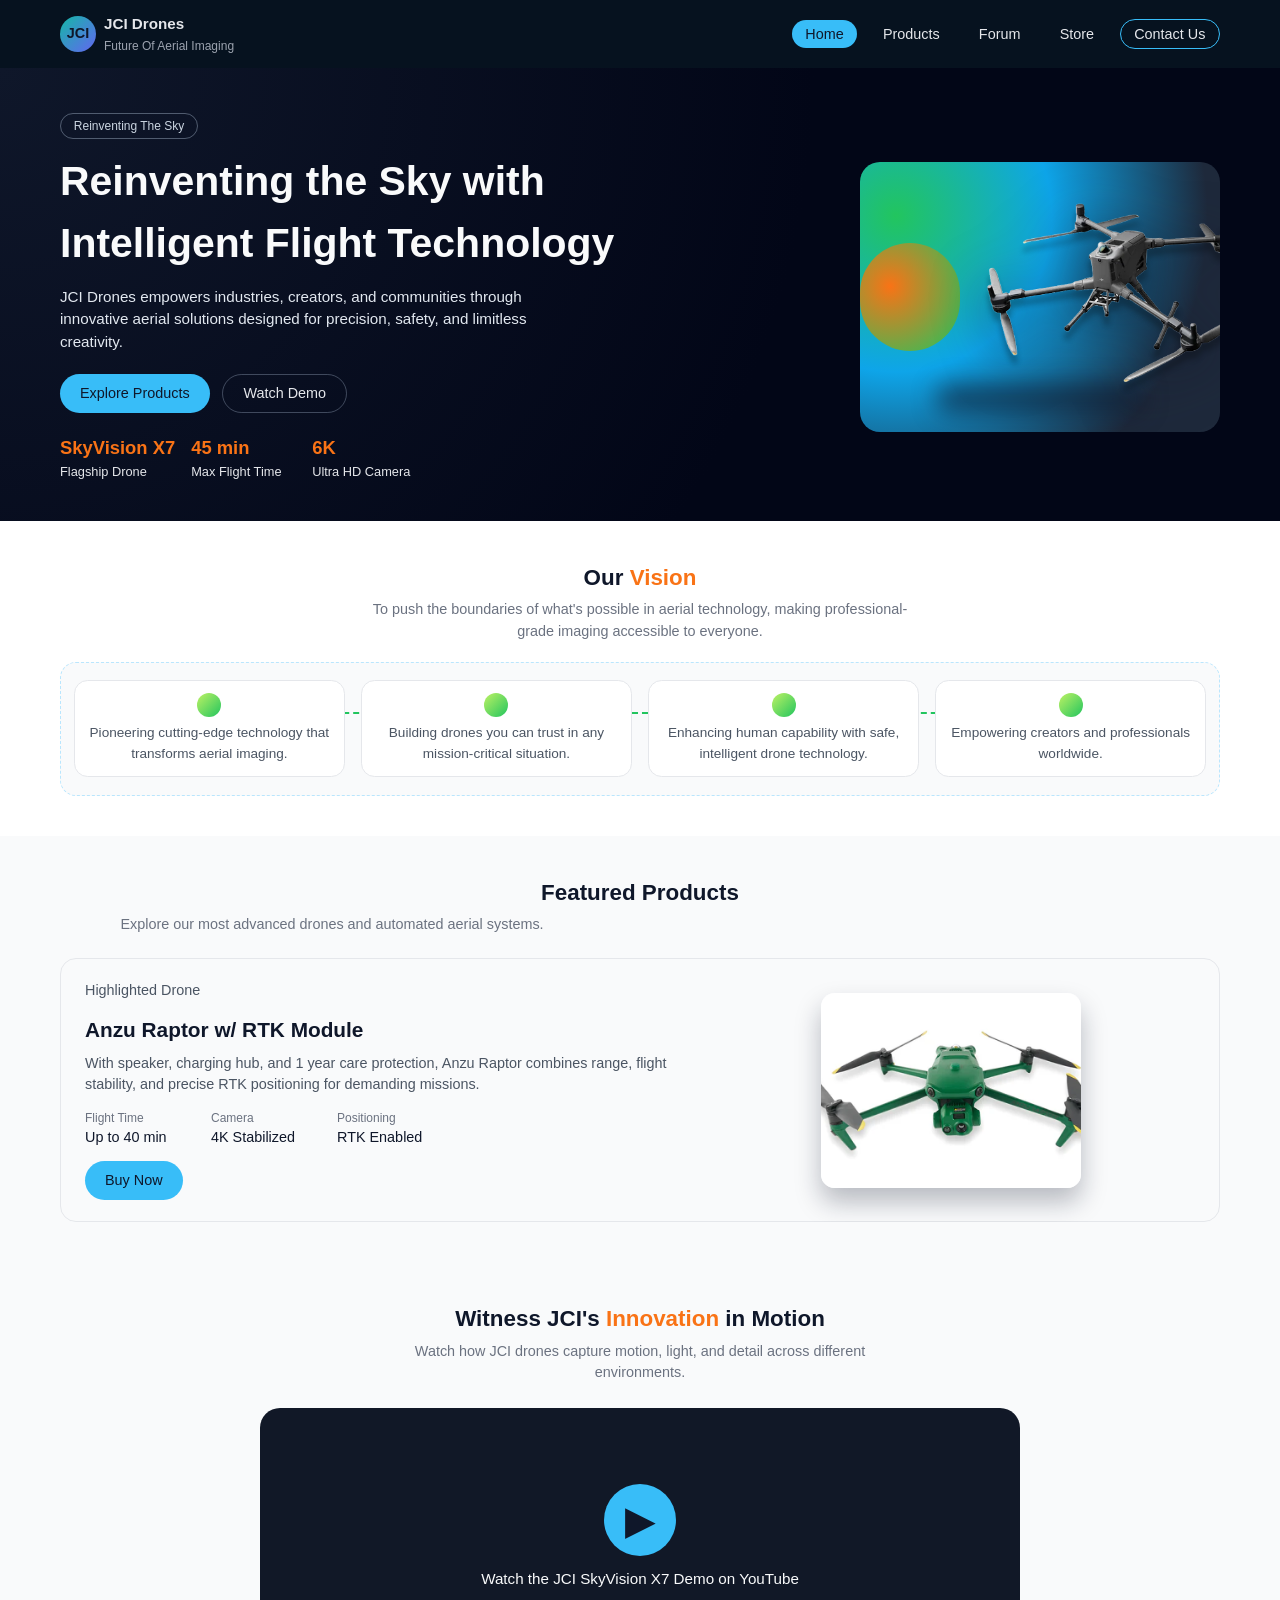
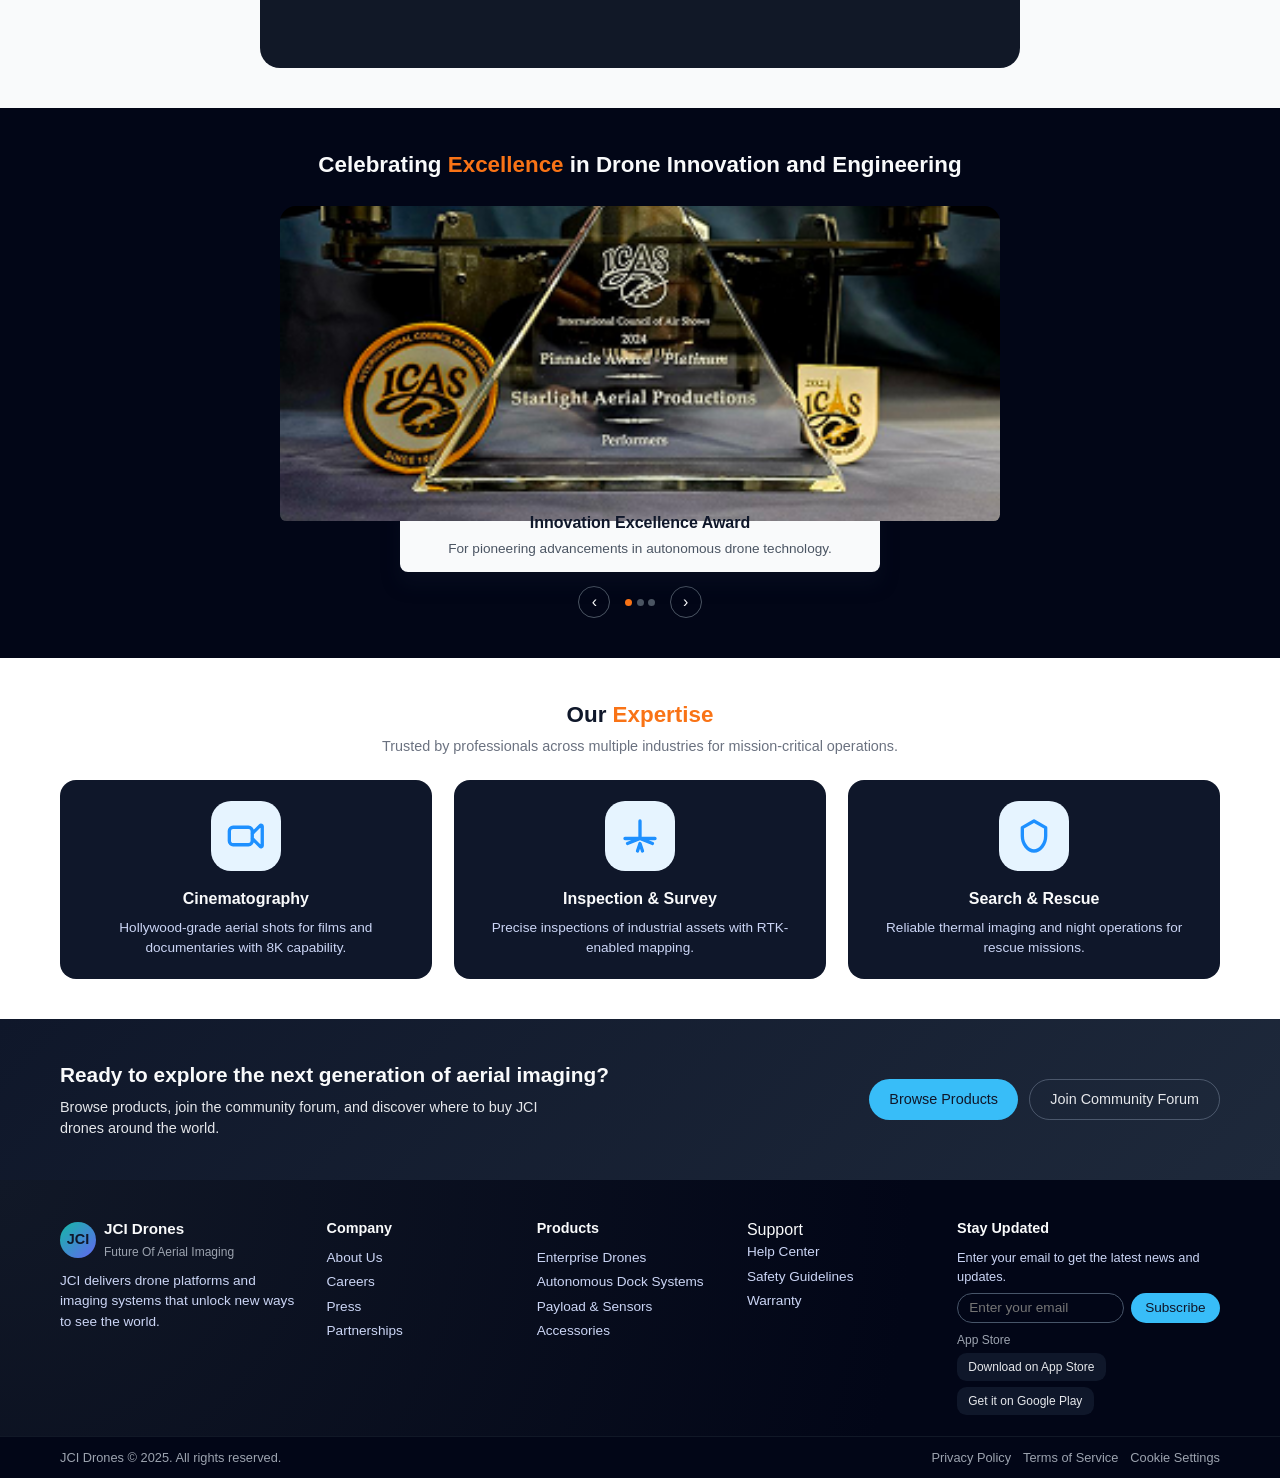
<file: index.html>
<!DOCTYPE html>
<html lang="en">
<head>
	<meta charset="UTF-8">
	<title>JCI Drones | Home</title>
	<meta name="viewport" content="width=device-width, initial-scale=1.0">
	<link rel="stylesheet" href="css/style.css">
	<script defer src="js/script.js"></script>
</head>
<body>

<header class="site-header">
	<div class="container header-inner">
		<div class="logo">
			<div class="logo-mark">JCI</div>
			<div class="logo-text">
				<div class="logo-title">JCI Drones</div>
				<div class="logo-subtitle">Future Of Aerial Imaging</div>
			</div>
		</div>

		<button class="nav-toggle" id="nav-toggle" aria-label="Toggle navigation">
			<span class="nav-toggle-line"></span>
			<span class="nav-toggle-line"></span>
			<span class="nav-toggle-line"></span>
		</button>

		<nav class="site-nav" id="site-nav">
			<ul>
				<li><a href="index.html" class="active">Home</a></li>
				<li><a href="products.html">Products</a></li>
				<li><a href="forum.html">Forum</a></li>
				<li><a href="store.html">Store</a></li>
				<li><a href="contactUs.html" class="nav-cta">Contact Us</a></li>
			</ul>
		</nav>
	</div>
</header>

<main>

<section class="hero hero-dark">
	<div class="container hero-inner hero-inner-split">
		<div class="hero-text hero-text-compact reveal">
			<p class="hero-label">Reinventing The Sky</p>
			<h1>Reinventing the Sky with Intelligent Flight Technology</h1>
			<p class="hero-subtitle">
				JCI Drones empowers industries, creators, and communities through innovative aerial
				solutions designed for precision, safety, and limitless creativity.
			</p>

			<div class="hero-actions">
				<a href="products.html" class="btn-primary">Explore Products</a>
				<button type="button" class="btn-ghost" id="watch-demo-btn">Watch Demo</button>
			</div>

			<div class="hero-stats hero-stats-row">
				<div class="hero-stat-item">
					<div class="hero-stat-number">SkyVision X7</div>
					<div class="hero-stat-label">Flagship Drone</div>
				</div>
				<div class="hero-stat-item">
					<div class="hero-stat-number">45 min</div>
					<div class="hero-stat-label">Max Flight Time</div>
				</div>
				<div class="hero-stat-item">
					<div class="hero-stat-number">6K</div>
					<div class="hero-stat-label">Ultra HD Camera</div>
				</div>
			</div>
		</div>

		<div class="hero-visual hero-visual-large reveal">
			<div class="hero-drone-figure hero-drone-figure-large">
				<div class="hero-drone-shape hero-drone-shape-large"></div>
				<div class="hero-drone-shadow hero-drone-shadow-large"></div>
				<img src="img/hero.png" alt="JCI Drone" class="hero-drone-img">
			</div>
		</div>
	</div>
</section>

<section class="section section-soft">
	<div class="container reveal">
		<h2 class="section-title section-title-center">Our <span class="highlight-word">Vision</span></h2>
		<p class="section-subtitle section-subtitle-center">
			To push the boundaries of what's possible in aerial technology, making professional-grade imaging accessible to everyone.
		</p>

		<div class="vision-path">
			<div class="vision-row">
				<div class="vision-step">
					<div class="vision-icon"></div>
					<p>Pioneering cutting-edge technology that transforms aerial imaging.</p>
				</div>
				<div class="vision-step">
					<div class="vision-icon"></div>
					<p>Building drones you can trust in any mission-critical situation.</p>
				</div>
				<div class="vision-step">
					<div class="vision-icon"></div>
					<p>Enhancing human capability with safe, intelligent drone technology.</p>
				</div>
				<div class="vision-step">
					<div class="vision-icon"></div>
					<p>Empowering creators and professionals worldwide.</p>
				</div>
			</div>
		</div>
	</div>
</section>

<section class="section">
	<div class="container reveal">
		<div class="featured-header">
			<h2 class="section-title">Featured Products</h2>
			<p class="section-subtitle">
				Explore our most advanced drones and automated aerial systems.
			</p>
		</div>

		<div class="featured-card">
			<div class="featured-text">
				<p class="featured-label">Highlighted Drone</p>
				<h3>Anzu Raptor w/ RTK Module</h3>
				<p>
					With speaker, charging hub, and 1 year care protection, Anzu Raptor combines range,
					flight stability, and precise RTK positioning for demanding missions.
				</p>

				<div class="featured-meta">
					<div class="featured-meta-item">
						<div class="featured-meta-label">Flight Time</div>
						<div class="featured-meta-value">Up to 40 min</div>
					</div>
					<div class="featured-meta-item">
						<div class="featured-meta-label">Camera</div>
						<div class="featured-meta-value">4K Stabilized</div>
					</div>
					<div class="featured-meta-item">
						<div class="featured-meta-label">Positioning</div>
						<div class="featured-meta-value">RTK Enabled</div>
					</div>
				</div>

				<a href="store.html" class="btn-primary">Buy Now</a>
			</div>

			<div class="featured-image">
				<img src="img/anzu.png" alt="Anzu Raptor Drone" class="featured-image-photo">
			</div>
		</div>
	</div>
</section>

<section class="section" id="video-section">
	<div class="container reveal">
		<h2 class="section-title section-title-center">
			Witness JCI's <span class="highlight-word">Innovation</span> in Motion
		</h2>

		<p class="section-subtitle section-subtitle-center">
			Watch how JCI drones capture motion, light, and detail across different environments.
		</p>

		<div class="video-frame">
			<div class="demo-video-wrapper">
				<a href="https://www.youtube.com/watch?v=WqjB16brvNE" target="_blank" class="video-thumbnail">
					<span class="video-play-icon">▶</span>
					<span class="video-thumb-text">Watch the JCI SkyVision X7 Demo on YouTube</span>
				</a>
			</div>
		</div>
	</div>
</section>

<section class="section section-dark-strip">
	<div class="container reveal">
		<h2 class="section-title section-title-center section-title-light">
			Celebrating <span class="highlight-word">Excellence</span> in Drone Innovation and Engineering
		</h2>

		<div class="award-carousel">

			<div class="award-slide award-slide-active" data-index="0">
				<div class="award-image-placeholder">
					<img src="img/award1.png" alt="Innovation Excellence Award" class="award-image-photo">
				</div>
				<div class="award-ribbon">
					<div class="award-title-main">Innovation Excellence Award</div>
					<div class="award-desc-main">
						For pioneering advancements in autonomous drone technology.
					</div>
				</div>
			</div>

			<div class="award-slide" data-index="1">
				<div class="award-image-placeholder">
					<img src="img/award2.png" alt="Best UAV Engineering Award" class="award-image-photo">
				</div>
				<div class="award-ribbon">
					<div class="award-title-main">Best UAV Engineering Award</div>
					<div class="award-desc-main">
						Recognized for outstanding drone design and engineering quality.
					</div>
				</div>
			</div>

			<div class="award-slide" data-index="2">
				<div class="award-image-placeholder">
					<img src="img/award3.png" alt="Aerial Imaging Excellence Award" class="award-image-photo">
				</div>
				<div class="award-ribbon">
					<div class="award-title-main">Aerial Imaging Excellence</div>
					<div class="award-desc-main">
						Awarded for breakthroughs in high-precision aerial imaging.
					</div>
				</div>
			</div>

		</div>

		<div class="award-controls">
			<button class="award-nav award-prev" type="button">‹</button>
			<div class="award-dots">
				<button class="award-dot award-dot-active" type="button" data-index="0"></button>
				<button class="award-dot" type="button" data-index="1"></button>
				<button class="award-dot" type="button" data-index="2"></button>
			</div>
			<button class="award-nav award-next" type="button">›</button>
		</div>
	</div>
</section>

<section class="section section-soft">
	<div class="container reveal">
		<h2 class="section-title section-title-center">Our <span class="highlight-word">Expertise</span></h2>
		<p class="section-subtitle section-subtitle-center">
			Trusted by professionals across multiple industries for mission-critical operations.
		</p>

		<div class="expertise-row">

			<div class="expertise-card">
				<div class="expertise-icon">
					<img src="img/icons/cinema.svg" alt="Cinematography Icon">
				</div>
				<div class="expertise-title">Cinematography</div>
				<div class="expertise-text">
					Hollywood-grade aerial shots for films and documentaries with 8K capability.
				</div>
			</div>

			<div class="expertise-card">
				<div class="expertise-icon">
					<img src="img/icons/inspection.svg" alt="Inspection Icon">
				</div>
				<div class="expertise-title">Inspection & Survey</div>
				<div class="expertise-text">
					Precise inspections of industrial assets with RTK-enabled mapping.
				</div>
			</div>

			<div class="expertise-card">
				<div class="expertise-icon">
					<img src="img/icons/search.svg" alt="Search and Rescue Icon">
				</div>
				<div class="expertise-title">Search & Rescue</div>
				<div class="expertise-text">
					Reliable thermal imaging and night operations for rescue missions.
				</div>
			</div>

		</div>
	</div>
</section>

<section class="section section-cta">
	<div class="container cta-inner reveal">
		<div class="cta-text">
			<h2>Ready to explore the next generation of aerial imaging?</h2>
			<p>
				Browse products, join the community forum, and discover where to buy JCI drones around the world.
			</p>
		</div>

		<div class="cta-actions">
			<a href="products.html" class="btn-primary">Browse Products</a>
			<a href="forum.html" class="btn-ghost">Join Community Forum</a>
		</div>
	</div>
</section>

</main>

<footer class="site-footer">
	<div class="footer-top">
		<div class="container footer-grid">

			<div class="footer-brand-block">
				<div class="logo footer-logo">
					<div class="logo-mark">JCI</div>
					<div class="logo-text">
						<div class="logo-title footer-logo-title">JCI Drones</div>
						<div class="logo-subtitle footer-logo-subtitle">Future Of Aerial Imaging</div>
					</div>
				</div>
				<p class="footer-desc">
					JCI delivers drone platforms and imaging systems that unlock new ways to see the world.
				</p>
			</div>

			<div class="footer-column">
				<div class="footer-title">Company</div>
				<ul class="footer-list">
					<li>About Us</li>
					<li>Careers</li>
					<li>Press</li>
					<li>Partnerships</li>
				</ul>
			</div>

			<div class="footer-column">
				<div class="footer-title">Products</div>
				<ul class="footer-list">
					<li>Enterprise Drones</li>
					<li>Autonomous Dock Systems</li>
					<li>Payload & Sensors</li>
					<li>Accessories</li>
				</ul>
			</div>

			<div class="footer-column">
				<div the="footer-title">Support</div>
				<ul class="footer-list">
					<li>Help Center</li>
					<li>Safety Guidelines</li>
					<li>Warranty</li>
				</ul>
			</div>

			<div class="footer-column footer-newsletter">
				<div class="footer-title">Stay Updated</div>
				<p class="footer-news-text">Enter your email to get the latest news and updates.</p>

				<form class="footer-form">
					<input type="email" class="footer-input" placeholder="Enter your email">
					<button type="button" class="footer-button">Subscribe</button>
				</form>

				<div class="footer-store-row">
					<div class="footer-store-label">App Store</div>
					<div class="footer-store-badges">
						<div class="store-badge">Download on App Store</div>
						<div class="store-badge">Get it on Google Play</div>
					</div>
				</div>

			</div>

		</div>
	</div>

	<div class="footer-bottom">
		<div class="container footer-bottom-inner">
			<div class="footer-bottom-text">JCI Drones © 2025. All rights reserved.</div>
			<div class="footer-bottom-links">
				<span>Privacy Policy</span>
				<span>Terms of Service</span>
				<span>Cookie Settings</span>
			</div>
		</div>
	</div>
</footer>

</body>
</html>
</file>
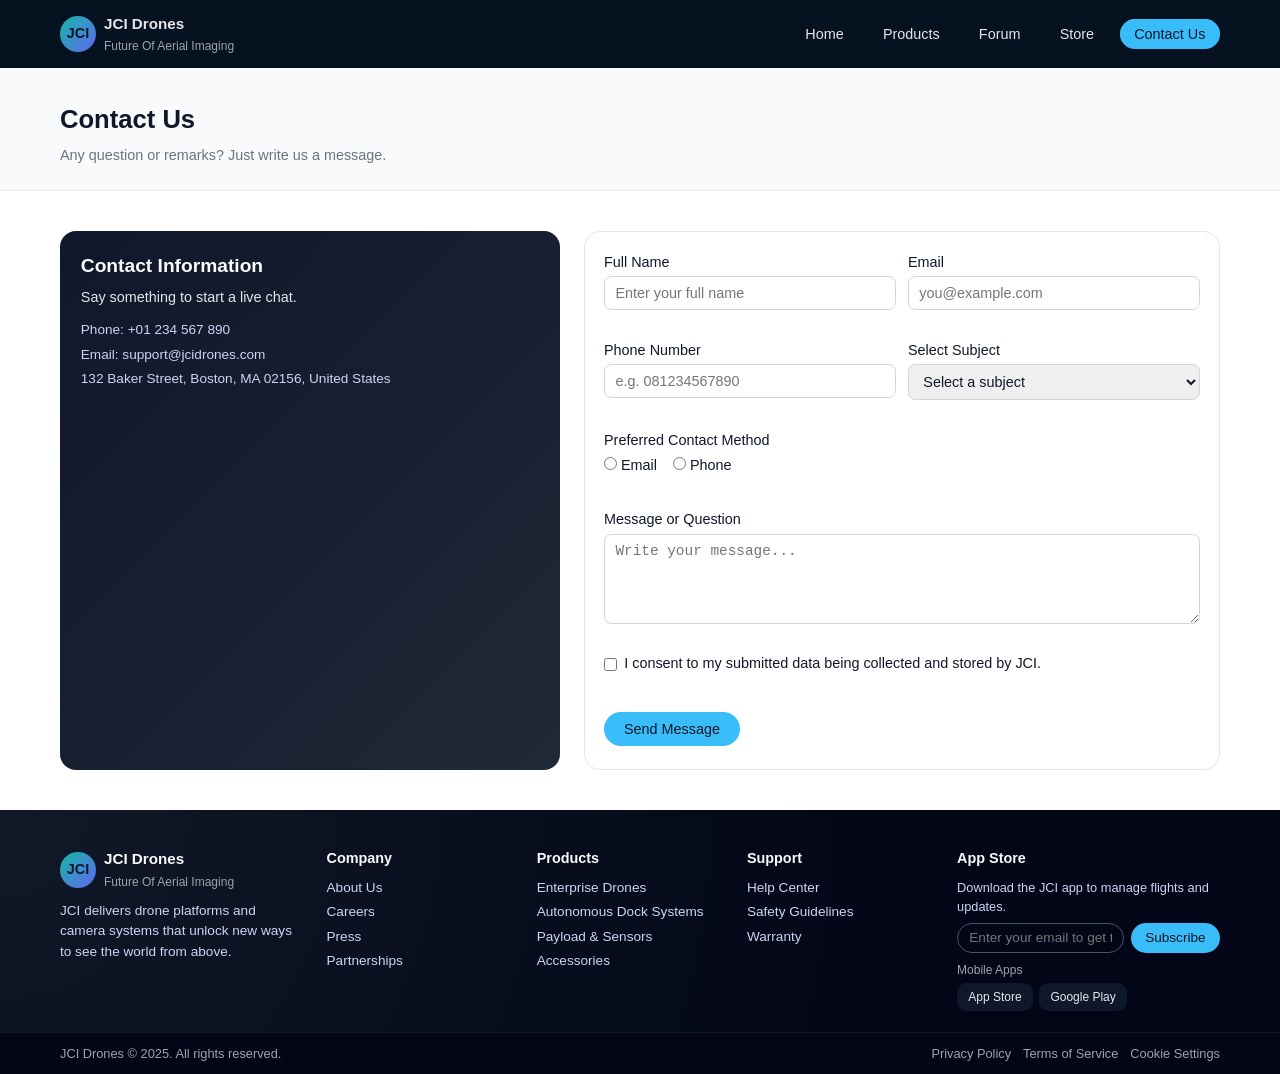
<file: contactUs.html>
<!DOCTYPE html>
<html lang="en">
<head>
	<meta charset="UTF-8">
	<title>JCI Drones | Contact Us</title>
	<meta name="viewport" content="width=device-width, initial-scale=1.0">
	<link rel="stylesheet" href="css/style.css">
	<script defer src="js/script.js"></script>
</head>
<body>

	<header class="site-header">
		<div class="container header-inner">
			<div class="logo">
				<div class="logo-mark">JCI</div>
				<div class="logo-text">
					<div class="logo-title">JCI Drones</div>
					<div class="logo-subtitle">Future Of Aerial Imaging</div>
				</div>
			</div>
			<button class="nav-toggle" id="nav-toggle" aria-label="Toggle navigation">
				<span class="nav-toggle-line"></span>
				<span class="nav-toggle-line"></span>
				<span class="nav-toggle-line"></span>
			</button>
			<nav class="site-nav" id="site-nav">
				<ul>
					<li><a href="index.html">Home</a></li>
					<li><a href="products.html">Products</a></li>
					<li><a href="forum.html">Forum</a></li>
					<li><a href="store.html">Store</a></li>
					<li><a href="contactUs.html" class="nav-cta active">Contact Us</a></li>
				</ul>
			</nav>
		</div>
	</header>

	<main>

		<section class="page-hero">
			<div class="container page-hero-inner">
				<h1>Contact Us</h1>
				<p>Any question or remarks? Just write us a message.</p>
			</div>
		</section>

		<section class="section section-soft">
			<div class="container contact-layout">

				<section class="contact-info-panel reveal">
					<h2 class="contact-info-title">Contact Information</h2>
  					<p class="contact-info-text">Say something to start a live chat.</p>
					<ul class="contact-list">
						<li>Phone: +01 234 567 890</li>
						<li>Email: support@jcidrones.com</li>
						<li>132 Baker Street, Boston, MA 02156, United States</li>
					</ul>
				</section>

				<section class="contact-form-wrapper reveal">
					<form id="contact-form" class="contact-form">
						<div class="form-grid">
							<div class="form-row">
								<label for="name-input">Full Name</label>
								<input type="text" id="name-input" name="name" placeholder="Enter your full name">
								<span id="name-error" class="error-text"></span>
							</div>
							<div class="form-row">
								<label for="email-input">Email</label>
								<input type="email" id="email-input" name="email" placeholder="you@example.com">
								<span id="email-error" class="error-text"></span>
							</div>
						</div>

						<div class="form-grid">
							<div class="form-row">
								<label for="phone-input">Phone Number</label>
								<input type="tel" id="phone-input" name="phone" placeholder="e.g. 081234567890">
								<span id="phone-error" class="error-text"></span>
							</div>
							<div class="form-row">
								<label for="topic-select">Select Subject</label>
								<select id="topic-select" name="topic">
									<option value="">Select a subject</option>
									<option value="general">General Inquiry</option>
									<option value="support">Product Support</option>
									<option value="sales">Sales &amp; Pricing</option>
									<option value="warranty">Warranty &amp; Repairs</option>
								</select>
								<span id="topic-error" class="error-text"></span>
							</div>
						</div>

						<div class="form-row">
							<div class="form-label">Preferred Contact Method</div>
							<div class="radio-group">
								<label>
									<input type="radio" name="contactMethod" value="email"> Email
								</label>
								<label>
									<input type="radio" name="contactMethod" value="phone"> Phone
								</label>
							</div>
							<span id="contact-method-error" class="error-text"></span>
						</div>

						<div class="form-row">
							<label for="message-input">Message or Question</label>
							<textarea id="message-input" name="message" rows="4" placeholder="Write your message..."></textarea>
							<span id="message-error" class="error-text"></span>
						</div>

						<div class="form-row">
							<label class="checkbox-label">
								<input type="checkbox" id="terms-input" name="terms">
								I consent to my submitted data being collected and stored by JCI.
							</label>
							<span id="terms-error" class="error-text"></span>
						</div>

						<button type="submit" class="btn-primary contact-submit-btn">Send Message</button>
						<p id="form-success" class="form-success-text"></p>
					</form>
				</section>

			</div>
		</section>

	</main>

	<footer class="site-footer">
		<div class="footer-top">
			<div class="container footer-grid">
				<div class="footer-brand-block">
					<div class="logo footer-logo">
						<div class="logo-mark">JCI</div>
						<div class="logo-text">
							<div class="logo-title footer-logo-title">JCI Drones</div>
							<div class="logo-subtitle footer-logo-subtitle">Future Of Aerial Imaging</div>
						</div>
					</div>
					<p class="footer-desc">
						JCI delivers drone platforms and camera systems that unlock new ways to see the world from above.
					</p>
				</div>
				<div class="footer-column">
					<div class="footer-title">Company</div>
					<ul class="footer-list">
						<li>About Us</li>
						<li>Careers</li>
						<li>Press</li>
						<li>Partnerships</li>
					</ul>
				</div>
				<div class="footer-column">
					<div class="footer-title">Products</div>
					<ul class="footer-list">
						<li>Enterprise Drones</li>
						<li>Autonomous Dock Systems</li>
						<li>Payload & Sensors</li>
						<li>Accessories</li>
					</ul>
				</div>
				<div class="footer-column">
					<div class="footer-title">Support</div>
					<ul class="footer-list">
						<li>Help Center</li>
						<li>Safety Guidelines</li>
						<li>Warranty</li>
					</ul>
				</div>
				<div class="footer-column footer-newsletter">
					<div class="footer-title">App Store</div>
					<p class="footer-news-text">Download the JCI app to manage flights and updates.</p>
					<form class="footer-form">
						<input type="email" class="footer-input" placeholder="Enter your email to get the latest news...">
						<button type="button" class="footer-button">Subscribe</button>
					</form>
					<div class="footer-store-row">
						<div class="footer-store-label">Mobile Apps</div>
						<div class="footer-store-badges">
							<div class="store-badge">App Store</div>
							<div class="store-badge">Google Play</div>
						</div>
					</div>
				</div>
			</div>
		</div>
		<div class="footer-bottom">
			<div class="container footer-bottom-inner">
				<div class="footer-bottom-text">JCI Drones © 2025. All rights reserved.</div>
				<div class="footer-bottom-links">
					<span>Privacy Policy</span>
					<span>Terms of Service</span>
					<span>Cookie Settings</span>
				</div>
			</div>
		</div>
	</footer>

</body>
</html>
</file>
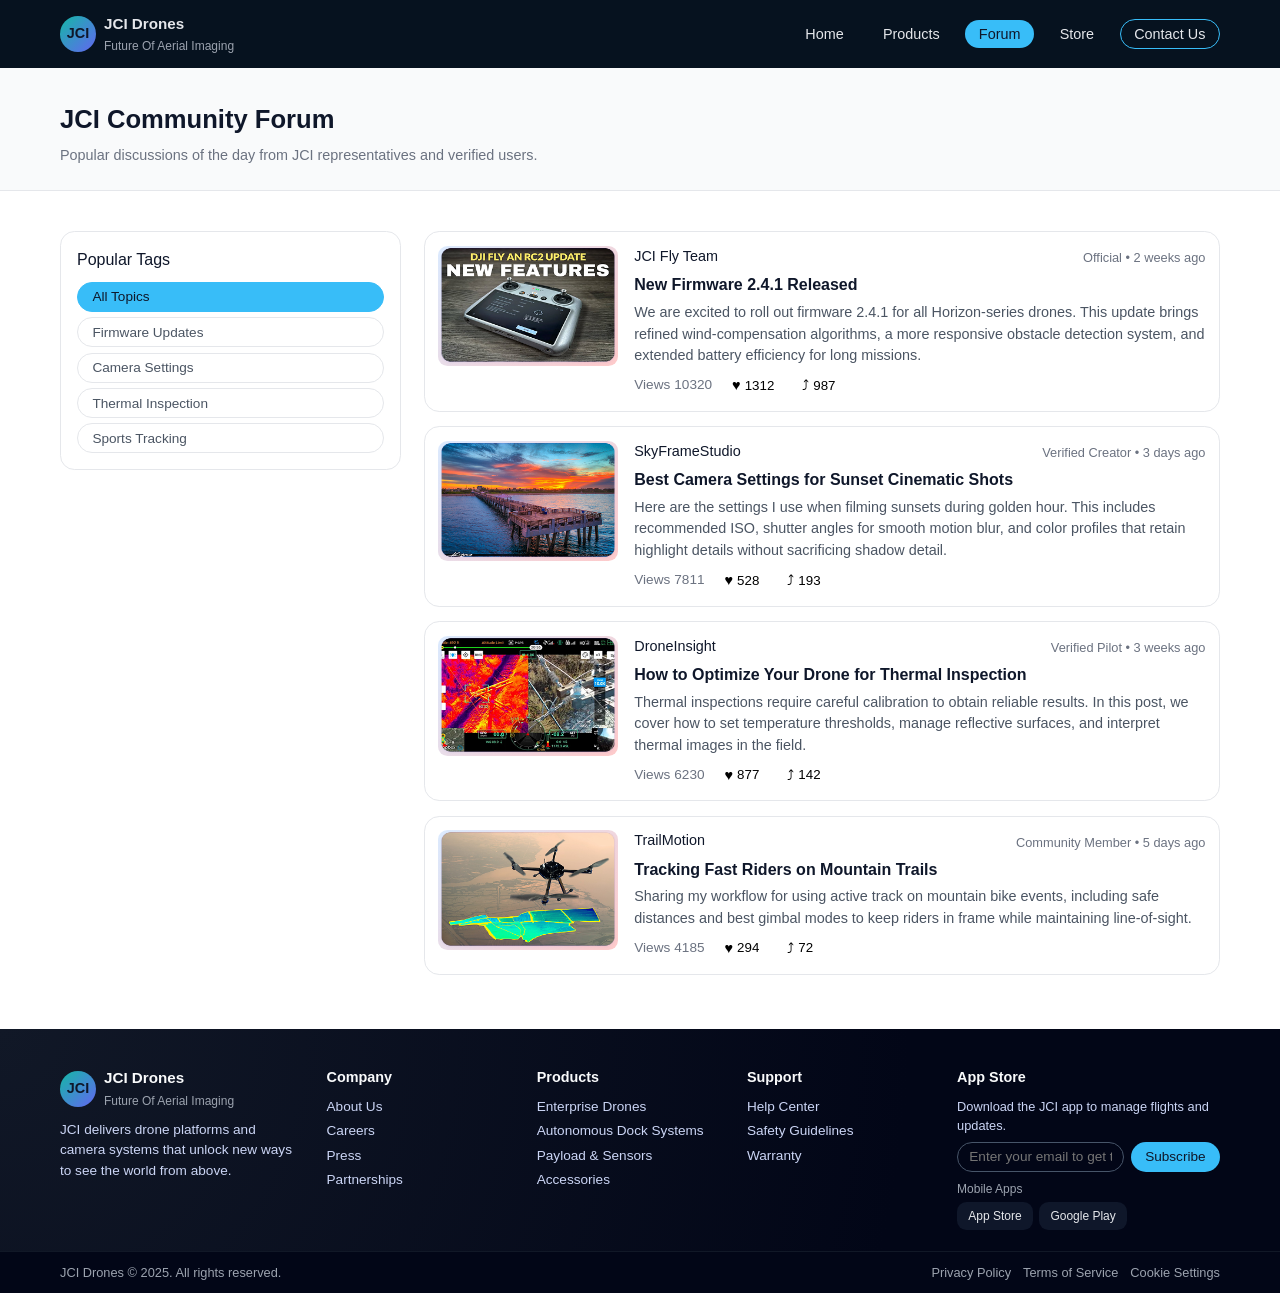
<file: forum.html>
<!DOCTYPE html>
<html lang="en">
<head>
	<meta charset="UTF-8">
	<title>JCI Drones | Forum</title>
	<meta name="viewport" content="width=device-width, initial-scale=1.0">
	<link rel="stylesheet" href="css/style.css">
	<script defer src="js/script.js"></script>
</head>
<body>

<header class="site-header">
	<div class="container header-inner">
		<div class="logo">
			<div class="logo-mark">JCI</div>
			<div class="logo-text">
				<div class="logo-title">JCI Drones</div>
				<div class="logo-subtitle">Future Of Aerial Imaging</div>
			</div>
		</div>
		<button class="nav-toggle" id="nav-toggle" aria-label="Toggle navigation">
			<span class="nav-toggle-line"></span>
			<span class="nav-toggle-line"></span>
			<span class="nav-toggle-line"></span>
		</button>
		<nav class="site-nav" id="site-nav">
			<ul>
				<li><a href="index.html">Home</a></li>
				<li><a href="products.html">Products</a></li>
				<li><a href="forum.html" class="active">Forum</a></li>
				<li><a href="store.html">Store</a></li>
				<li><a href="contactUs.html" class="nav-cta">Contact Us</a></li>
			</ul>
		</nav>
	</div>
</header>

<main>

<section class="page-hero">
	<div class="container page-hero-inner">
		<h1>JCI Community Forum</h1>
		<p>Popular discussions of the day from JCI representatives and verified users.</p>
	</div>
</section>

<section class="section section-soft">
	<div class="container forum-layout">

		<aside class="forum-sidebar reveal">
			<div class="forum-sidebar-card">
				<div class="forum-sidebar-title">Popular Tags</div>
				<button class="forum-category active" data-forum-category="all">All Topics</button>
				<button class="forum-category" data-forum-category="firmware">Firmware Updates</button>
				<button class="forum-category" data-forum-category="settings">Camera Settings</button>
				<button class="forum-category" data-forum-category="thermal">Thermal Inspection</button>
				<button class="forum-category" data-forum-category="sports">Sports Tracking</button>
			</div>
		</aside>

		<section class="forum-main">

			<article class="forum-card reveal" data-forum-category="firmware">
				<img src="img/forum1.png" alt="JCI Firmware Update Discussion" class="forum-thumb">
				<div class="forum-content">
					<div class="forum-card-header">
						<div class="forum-user-name">JCI Fly Team</div>
						<div class="forum-user-meta">Official • 2 weeks ago</div>
					</div>
					<h2 class="forum-title">New Firmware 2.4.1 Released</h2>
					<p class="forum-desc">
						We are excited to roll out firmware 2.4.1 for all Horizon-series drones. This update brings refined
						wind-compensation algorithms, a more responsive obstacle detection system, and extended battery
						efficiency for long missions.
					</p>
					<div class="forum-meta">
						<div class="forum-meta-item">
							<span class="forum-meta-label">Views</span>
							<span class="forum-meta-value">10320</span>
						</div>
						<button type="button" class="forum-meta-item forum-meta-button forum-like">
							<span class="forum-meta-icon">♥</span>
							<span class="forum-meta-value forum-like-count">1312</span>
						</button>
						<button type="button" class="forum-meta-item forum-meta-button forum-share">
							<span class="forum-meta-icon">⤴</span>
							<span class="forum-meta-value forum-share-count">987</span>
						</button>
					</div>
				</div>
			</article>

			<article class="forum-card reveal" data-forum-category="settings">
				<img src="img/forum2.png" alt="Camera Settings Tips Discussion" class="forum-thumb">
				<div class="forum-content">
					<div class="forum-card-header">
						<div class="forum-user-name">SkyFrameStudio</div>
						<div class="forum-user-meta">Verified Creator • 3 days ago</div>
					</div>
					<h2 class="forum-title">Best Camera Settings for Sunset Cinematic Shots</h2>
					<p class="forum-desc">
						Here are the settings I use when filming sunsets during golden hour. This includes recommended ISO,
						shutter angles for smooth motion blur, and color profiles that retain highlight details without sacrificing
						shadow detail.
					</p>
					<div class="forum-meta">
						<div class="forum-meta-item">
							<span class="forum-meta-label">Views</span>
							<span class="forum-meta-value">7811</span>
						</div>
						<button type="button" class="forum-meta-item forum-meta-button forum-like">
							<span class="forum-meta-icon">♥</span>
							<span class="forum-meta-value forum-like-count">528</span>
						</button>
						<button type="button" class="forum-meta-item forum-meta-button forum-share">
							<span class="forum-meta-icon">⤴</span>
							<span class="forum-meta-value forum-share-count">193</span>
						</button>
					</div>
				</div>
			</article>

			<article class="forum-card reveal" data-forum-category="thermal">
				<img src="img/forum3.png" alt="Thermal Inspection Workflow Discussion" class="forum-thumb">
				<div class="forum-content">
					<div class="forum-card-header">
						<div class="forum-user-name">DroneInsight</div>
						<div class="forum-user-meta">Verified Pilot • 3 weeks ago</div>
					</div>
					<h2 class="forum-title">How to Optimize Your Drone for Thermal Inspection</h2>
					<p class="forum-desc">
						Thermal inspections require careful calibration to obtain reliable results. In this post, we cover how to set
						temperature thresholds, manage reflective surfaces, and interpret thermal images in the field.
					</p>
					<div class="forum-meta">
						<div class="forum-meta-item">
							<span class="forum-meta-label">Views</span>
							<span class="forum-meta-value">6230</span>
						</div>
						<button type="button" class="forum-meta-item forum-meta-button forum-like">
							<span class="forum-meta-icon">♥</span>
							<span class="forum-meta-value forum-like-count">877</span>
						</button>
						<button type="button" class="forum-meta-item forum-meta-button forum-share">
							<span class="forum-meta-icon">⤴</span>
							<span class="forum-meta-value forum-share-count">142</span>
						</button>
					</div>
				</div>
			</article>

			<article class="forum-card reveal" data-forum-category="sports">
				<img src="img/forum4.png" alt="Sports Tracking Discussion" class="forum-thumb">
				<div class="forum-content">
					<div class="forum-card-header">
						<div class="forum-user-name">TrailMotion</div>
						<div class="forum-user-meta">Community Member • 5 days ago</div>
					</div>
					<h2 class="forum-title">Tracking Fast Riders on Mountain Trails</h2>
					<p class="forum-desc">
						Sharing my workflow for using active track on mountain bike events, including safe distances and
						best gimbal modes to keep riders in frame while maintaining line-of-sight.
					</p>
					<div class="forum-meta">
						<div class="forum-meta-item">
							<span class="forum-meta-label">Views</span>
							<span class="forum-meta-value">4185</span>
						</div>
						<button type="button" class="forum-meta-item forum-meta-button forum-like">
							<span class="forum-meta-icon">♥</span>
							<span class="forum-meta-value forum-like-count">294</span>
						</button>
						<button type="button" class="forum-meta-item forum-meta-button forum-share">
							<span class="forum-meta-icon">⤴</span>
							<span class="forum-meta-value forum-share-count">72</span>
						</button>
					</div>
				</div>
			</article>

		</section>

	</div>
</section>

</main>

<footer class="site-footer">
	<div class="footer-top">
		<div class="container footer-grid">
			<div class="footer-brand-block">
				<div class="logo footer-logo">
					<div class="logo-mark">JCI</div>
					<div class="logo-text">
						<div class="logo-title footer-logo-title">JCI Drones</div>
						<div class="logo-subtitle footer-logo-subtitle">Future Of Aerial Imaging</div>
					</div>
				</div>
				<p class="footer-desc">
					JCI delivers drone platforms and camera systems that unlock new ways to see the world from above.
				</p>
			</div>
			<div class="footer-column">
				<div class="footer-title">Company</div>
				<ul class="footer-list">
					<li>About Us</li>
					<li>Careers</li>
					<li>Press</li>
					<li>Partnerships</li>
				</ul>
			</div>
			<div class="footer-column">
				<div class="footer-title">Products</div>
				<ul class="footer-list">
					<li>Enterprise Drones</li>
					<li>Autonomous Dock Systems</li>
					<li>Payload & Sensors</li>
					<li>Accessories</li>
				</ul>
			</div>
			<div class="footer-column">
				<div class="footer-title">Support</div>
				<ul class="footer-list">
					<li>Help Center</li>
					<li>Safety Guidelines</li>
					<li>Warranty</li>
				</ul>
			</div>
			<div class="footer-column footer-newsletter">
				<div class="footer-title">App Store</div>
				<p class="footer-news-text">Download the JCI app to manage flights and updates.</p>
				<form class="footer-form">
					<input type="email" class="footer-input" placeholder="Enter your email to get the latest news...">
					<button type="button" class="footer-button">Subscribe</button>
				</form>
				<div class="footer-store-row">
					<div class="footer-store-label">Mobile Apps</div>
					<div class="footer-store-badges">
						<div class="store-badge">App Store</div>
						<div class="store-badge">Google Play</div>
					</div>
				</div>
			</div>
		</div>
	</div>
	<div class="footer-bottom">
		<div class="container footer-bottom-inner">
			<div class="footer-bottom-text">JCI Drones © 2025. All rights reserved.</div>
			<div class="footer-bottom-links">
				<span>Privacy Policy</span>
				<span>Terms of Service</span>
				<span>Cookie Settings</span>
			</div>
		</div>
	</div>
</footer>

</body>
</html>
</file>
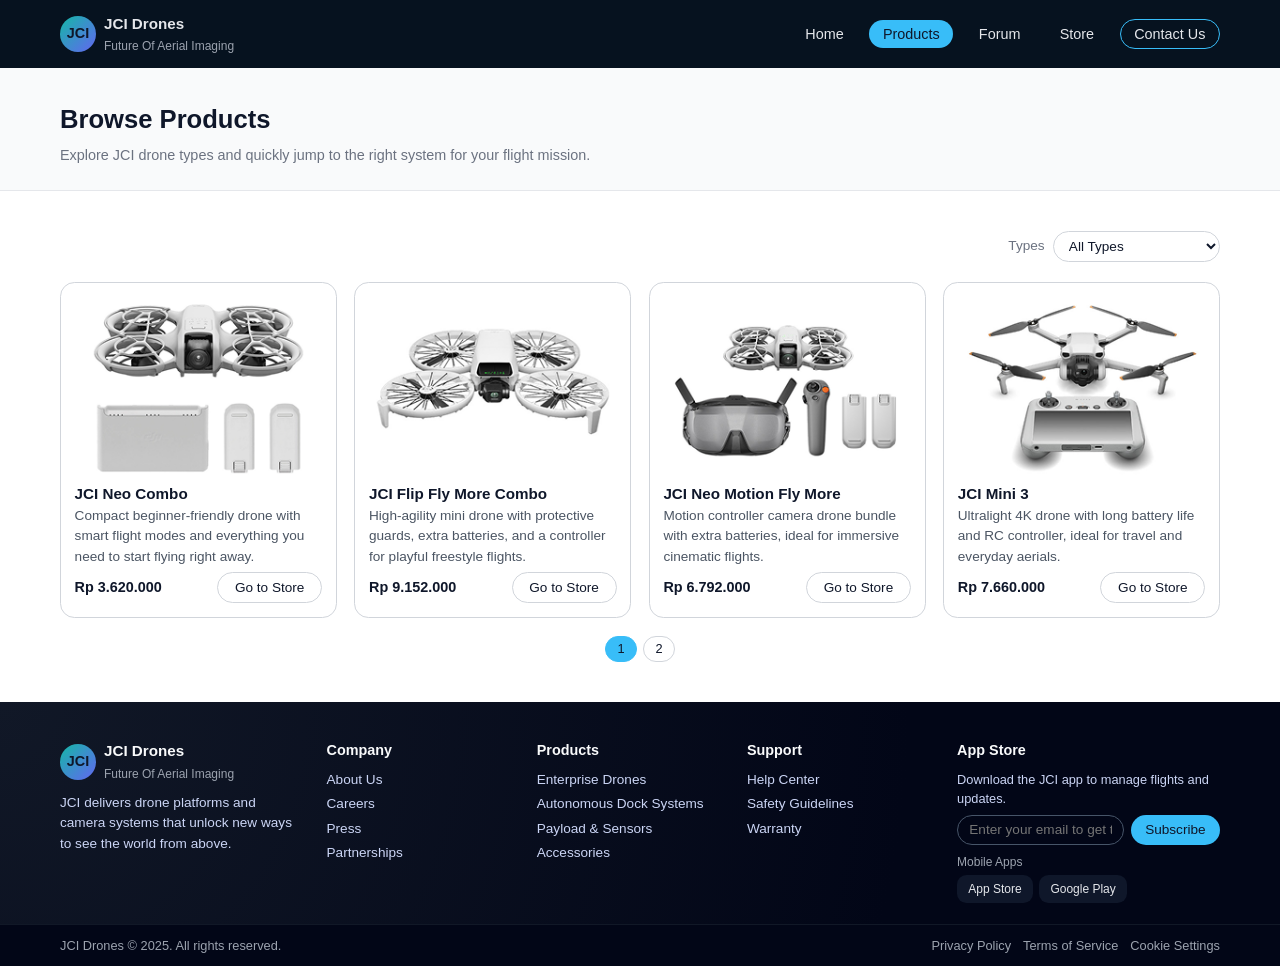
<file: products.html>
<!DOCTYPE html>
<html lang="en">
<head>
	<meta charset="UTF-8">
	<title>JCI Drones | Products</title>
	<meta name="viewport" content="width=device-width, initial-scale=1.0">
	<link rel="stylesheet" href="css/style.css">
	<script defer src="js/script.js"></script>
</head>
<body>

<header class="site-header">
	<div class="container header-inner">
		<div class="logo">
			<div class="logo-mark">JCI</div>
			<div class="logo-text">
				<div class="logo-title">JCI Drones</div>
				<div class="logo-subtitle">Future Of Aerial Imaging</div>
			</div>
		</div>
		<button class="nav-toggle" id="nav-toggle" aria-label="Toggle navigation">
			<span class="nav-toggle-line"></span>
			<span class="nav-toggle-line"></span>
			<span class="nav-toggle-line"></span>
		</button>
		<nav class="site-nav" id="site-nav">
			<ul>
				<li><a href="index.html">Home</a></li>
				<li><a href="products.html" class="active">Products</a></li>
				<li><a href="forum.html">Forum</a></li>
				<li><a href="store.html">Store</a></li>
				<li><a href="contactUs.html" class="nav-cta">Contact Us</a></li>
			</ul>
		</nav>
	</div>
</header>

<main>

<section class="page-hero">
	<div class="container page-hero-inner">
		<h1>Browse Products</h1>
		<p>Explore JCI drone types and quickly jump to the right system for your flight mission.</p>
	</div>
</section>

<section class="section section-soft">
	<div class="container reveal">

		<div class="products-toolbar">
			<div class="filter-label">Types</div>
			<select id="product-type-select" class="products-select">
				<option value="all">All Types</option>
				<option value="mini">Mini Series</option>
				<option value="fpv">FPV Drones</option>
				<option value="pro">Professional Drones</option>
				<option value="motion">Motion / Easy Fly</option>
				<option value="fun">Fun Drones</option>
			</select>
		</div>

		<div class="product-grid-large">

			<div class="product-card-large" data-type="mini" data-page="1">
				<img src="img/pic1.png" alt="JCI Neo Combo" class="product-image">
				<h2 class="product-name">JCI Neo Combo</h2>
				<p class="product-spec">
					Compact beginner-friendly drone with smart flight modes and everything you need to start flying right away.
				</p>
				<div class="product-bottom-row">
					<div class="product-price">Rp 3.620.000</div>
					<button class="btn-outline product-store-btn" data-product="JCI Neo Combo">Go to Store</button>
				</div>
			</div>

			<div class="product-card-large" data-type="mini" data-page="1">
				<img src="img/pic2.png" alt="JCI Flip Fly More Combo" class="product-image">
				<h2 class="product-name">JCI Flip Fly More Combo</h2>
				<p class="product-spec">
					High-agility mini drone with protective guards, extra batteries, and a controller for playful freestyle flights.
				</p>
				<div class="product-bottom-row">
					<div class="product-price">Rp 9.152.000</div>
					<button class="btn-outline product-store-btn" data-product="JCI Flip Fly More Combo">Go to Store</button>
				</div>
			</div>

			<div class="product-card-large" data-type="pro" data-page="1">
				<img src="img/pic3.png" alt="JCI Neo Motion Fly More" class="product-image">
				<h2 class="product-name">JCI Neo Motion Fly More</h2>
				<p class="product-spec">
					Motion controller camera drone bundle with extra batteries, ideal for immersive cinematic flights.
				</p>
				<div class="product-bottom-row">
					<div class="product-price">Rp 6.792.000</div>
					<button class="btn-outline product-store-btn" data-product="JCI Neo Motion Fly More">Go to Store</button>
				</div>
			</div>

			<div class="product-card-large" data-type="pro" data-page="1">
				<img src="img/pic4.png" alt="JCI Mini 3" class="product-image">
				<h2 class="product-name">JCI Mini 3</h2>
				<p class="product-spec">
					Ultralight 4K drone with long battery life and RC controller, ideal for travel and everyday aerials.
				</p>
				<div class="product-bottom-row">
					<div class="product-price">Rp 7.660.000</div>
					<button class="btn-outline product-store-btn" data-product="JCI Mini 3">Go to Store</button>
				</div>
			</div>

			<div class="product-card-large" data-type="motion" data-page="2">
				<img src="img/pic5.png" alt="JCI Neo Camera Drone" class="product-image">
				<h2 class="product-name">JCI Neo – Camera Drone</h2>
				<p class="product-spec">
					Entry-level camera drone with easy controls and stable hover, great for first-time flyers.
				</p>
				<div class="product-bottom-row">
					<div class="product-price">Rp 2.496.000</div>
					<button class="btn-outline product-store-btn" data-product="JCI Neo – Camera Drone">Go to Store</button>
				</div>
			</div>

			<div class="product-card-large" data-type="fpv" data-page="2">
				<img src="img/pic6.png" alt="JCI Avata 2 Fly More" class="product-image">
				<h2 class="product-name">JCI Avata 2 Fly More</h2>
				<p class="product-spec">
					Agile FPV drone designed for immersive flights, featuring goggles, remote control, and extra batteries.
				</p>
				<div class="product-bottom-row">
					<div class="product-price">Rp 11.815.000</div>
					<button class="btn-outline product-store-btn" data-product="JCI Avata 2 Fly More">Go to Store</button>
				</div>
			</div>

			<div class="product-card-large" data-type="fun" data-page="2">
				<img src="img/pic7.png" alt="JCI Mini 4K Fly More" class="product-image">
				<h2 class="product-name">JCI Mini 4K Fly More</h2>
				<p class="product-spec">
					Lightweight 4K drone with extended flight time, easy controls, and Fly More accessories.
				</p>
				<div class="product-bottom-row">
					<div class="product-price">Rp 5.887.000</div>
					<button class="btn-outline product-store-btn" data-product="JCI Mini 4K Fly More">Go to Store</button>
				</div>
			</div>

			<div class="product-card-large" data-type="pro" data-page="2">
				<img src="img/pic8.png" alt="JCI Air 3S" class="product-image">
				<h2 class="product-name">JCI Air 3S</h2>
				<p class="product-spec">
					All-round drone with reliable transmission, long battery life, and advanced JCI camera system.
				</p>
				<div class="product-bottom-row">
					<div class="product-price">Rp 17.500.000</div>
					<button class="btn-outline product-store-btn" data-product="JCI Air 3S">Go to Store</button>
				</div>
			</div>

		</div>

		<div class="pagination-row">
			<button class="pagination-btn pagination-btn-active" type="button" data-page="1">1</button>
			<button class="pagination-btn" type="button" data-page="2">2</button>
		</div>

	</div>
</section>

</main>

<footer class="site-footer">
	<div class="footer-top">
		<div class="container footer-grid">
			<div class="footer-brand-block">
				<div class="logo footer-logo">
					<div class="logo-mark">JCI</div>
					<div class="logo-text">
						<div class="logo-title footer-logo-title">JCI Drones</div>
						<div class="logo-subtitle footer-logo-subtitle">Future Of Aerial Imaging</div>
					</div>
				</div>
				<p class="footer-desc">
					JCI delivers drone platforms and camera systems that unlock new ways to see the world from above.
				</p>
			</div>
			<div class="footer-column">
				<div class="footer-title">Company</div>
				<ul class="footer-list">
					<li>About Us</li>
					<li>Careers</li>
					<li>Press</li>
					<li>Partnerships</li>
				</ul>
			</div>
			<div class="footer-column">
				<div class="footer-title">Products</div>
				<ul class="footer-list">
					<li>Enterprise Drones</li>
					<li>Autonomous Dock Systems</li>
					<li>Payload & Sensors</li>
					<li>Accessories</li>
				</ul>
			</div>
			<div class="footer-column">
				<div class="footer-title">Support</div>
				<ul class="footer-list">
					<li>Help Center</li>
					<li>Safety Guidelines</li>
					<li>Warranty</li>
				</ul>
			</div>
			<div class="footer-column footer-newsletter">
				<div class="footer-title">App Store</div>
				<p class="footer-news-text">Download the JCI app to manage flights and updates.</p>
				<form class="footer-form">
					<input type="email" class="footer-input" placeholder="Enter your email to get the latest news...">
					<button type="button" class="footer-button">Subscribe</button>
				</form>
				<div class="footer-store-row">
					<div class="footer-store-label">Mobile Apps</div>
					<div class="footer-store-badges">
						<div class="store-badge">App Store</div>
						<div class="store-badge">Google Play</div>
					</div>
				</div>
			</div>
		</div>
	</div>
	<div class="footer-bottom">
		<div class="container footer-bottom-inner">
			<div class="footer-bottom-text">JCI Drones © 2025. All rights reserved.</div>
			<div class="footer-bottom-links">
				<span>Privacy Policy</span>
				<span>Terms of Service</span>
				<span>Cookie Settings</span>
			</div>
		</div>
	</div>
</footer>

</body>
</html>
</file>
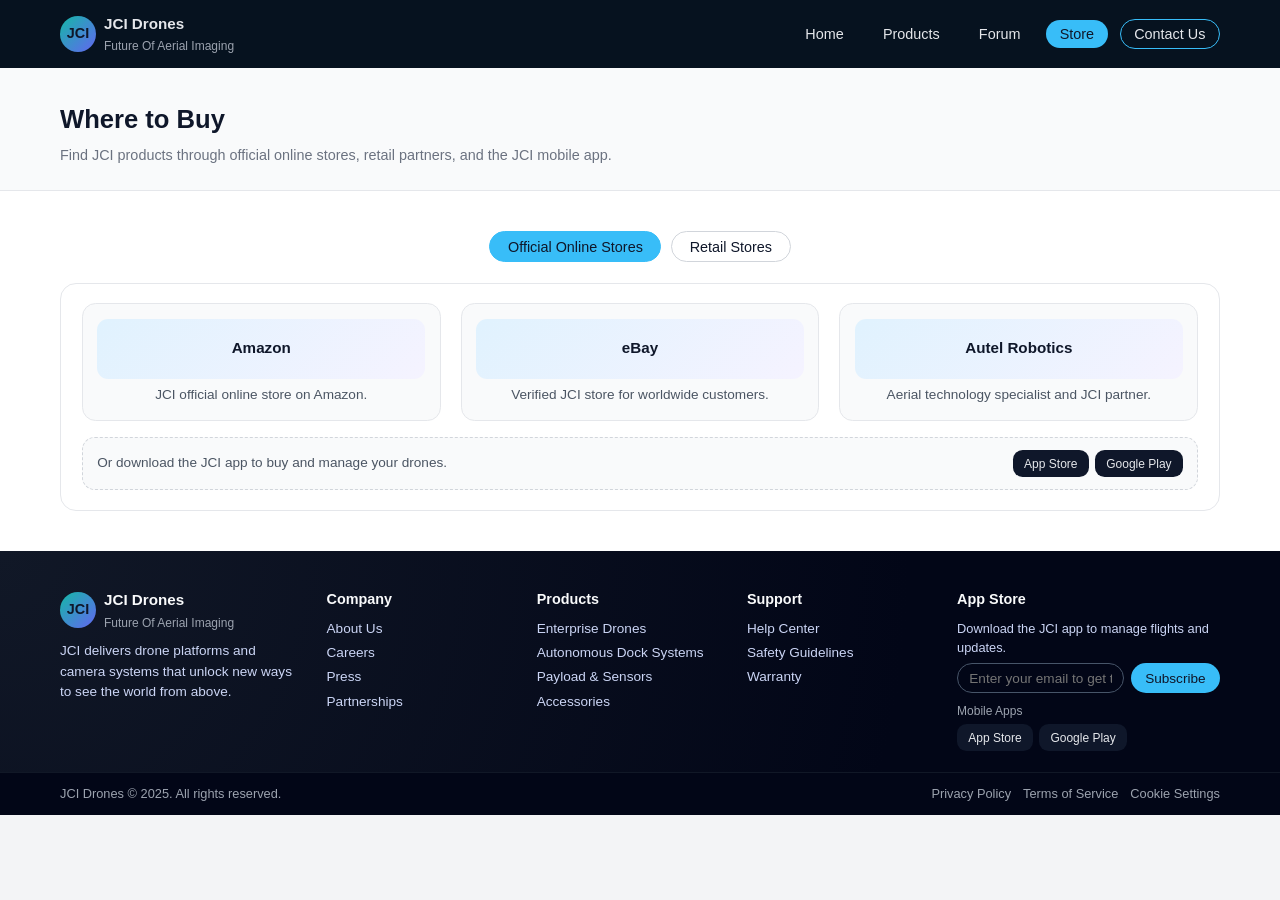
<file: store.html>
<!DOCTYPE html>
<html lang="en">
<head>
	<meta charset="UTF-8">
	<title>JCI Drones | Store</title>
	<meta name="viewport" content="width=device-width, initial-scale=1.0">
	<link rel="stylesheet" href="css/style.css">
	<script defer src="js/script.js"></script>
</head>
<body>

<header class="site-header">
	<div class="container header-inner">
		<div class="logo">
			<div class="logo-mark">JCI</div>
			<div class="logo-text">
				<div class="logo-title">JCI Drones</div>
				<div class="logo-subtitle">Future Of Aerial Imaging</div>
			</div>
		</div>
		<button class="nav-toggle" id="nav-toggle" aria-label="Toggle navigation">
			<span class="nav-toggle-line"></span>
			<span class="nav-toggle-line"></span>
			<span class="nav-toggle-line"></span>
		</button>
		<nav class="site-nav" id="site-nav">
			<ul>
				<li><a href="index.html">Home</a></li>
				<li><a href="products.html">Products</a></li>
				<li><a href="forum.html">Forum</a></li>
				<li><a href="store.html" class="active">Store</a></li>
				<li><a href="contactUs.html" class="nav-cta">Contact Us</a></li>
			</ul>
		</nav>
	</div>
</header>

<main>

<section class="page-hero">
	<div class="container page-hero-inner">
		<h1>Where to Buy</h1>
		<p>Find JCI products through official online stores, retail partners, and the JCI mobile app.</p>
	</div>
</section>

<section class="section section-soft">
	<div class="container reveal">

		<div class="store-toggle-row">
			<button class="store-toggle-btn store-toggle-active" data-store-view="online" type="button">Official Online Stores</button>
			<button class="store-toggle-btn" data-store-view="retail" type="button">Retail Stores</button>
		</div>

		<div class="store-panels">

			<div class="store-panel" data-store-view="online">
				<div class="store-brand-grid">
					<div class="store-brand-card">
						<div class="store-brand-logo">Amazon</div>
						<p class="store-brand-text">JCI official online store on Amazon.</p>
					</div>
					<div class="store-brand-card">
						<div class="store-brand-logo">eBay</div>
						<p class="store-brand-text">Verified JCI store for worldwide customers.</p>
					</div>
					<div class="store-brand-card">
						<div class="store-brand-logo">Autel Robotics</div>
						<p class="store-brand-text">Aerial technology specialist and JCI partner.</p>
					</div>
				</div>
				<div class="store-app-row-main">
					<div class="store-app-text">Or download the JCI app to buy and manage your drones.</div>
					<div class="footer-store-badges">
						<div class="store-badge">App Store</div>
						<div class="store-badge">Google Play</div>
					</div>
				</div>
			</div>

			<div class="store-panel store-panel-hidden" data-store-view="retail">
				<p class="store-note-main">
					Retail stores are currently available in selected countries.
				</p>
				<div class="store-brand-grid">
					<div class="store-brand-card">
						<div class="store-brand-logo">Advexure</div>
						<p class="store-brand-text">
							Phone: (855) 625-2055<br>
							Email: contact@advexure.com<br>
							Location: 2288 Westwood Blvd, Los Angeles, CA 90064
						</p>
					</div>
					<div class="store-brand-card">
						<div class="store-brand-logo">Exertis USA</div>
						<p class="store-brand-text">
							Phone: 888.420.2566<br>
							Email: ProAVSales@almo.com<br>
							Location: 2709 Commerce Way, Philadelphia, PA 19154
						</p>
					</div>
					<div class="store-brand-card">
						<div class="store-brand-logo">Frontier Precision</div>
						<p class="store-brand-text">
							Phone: +1 800 359 3703<br>
							Email: info@frontierprecision.com<br>
							Location: Various branches across the United States
						</p>
					</div>
				</div>
				<div class="store-note-area">
					<p class="store-note-main">
						Contact your local distributor or JCI sales representative for more information about regional availability.
					</p>
				</div>
			</div>

		</div>

	</div>
</section>

</main>

<footer class="site-footer">
	<div class="footer-top">
		<div class="container footer-grid">
			<div class="footer-brand-block">
				<div class="logo footer-logo">
					<div class="logo-mark">JCI</div>
					<div class="logo-text">
						<div class="logo-title footer-logo-title">JCI Drones</div>
						<div class="logo-subtitle footer-logo-subtitle">Future Of Aerial Imaging</div>
					</div>
				</div>
				<p class="footer-desc">
					JCI delivers drone platforms and camera systems that unlock new ways to see the world from above.
				</p>
			</div>
			<div class="footer-column">
				<div class="footer-title">Company</div>
				<ul class="footer-list">
					<li>About Us</li>
					<li>Careers</li>
					<li>Press</li>
					<li>Partnerships</li>
				</ul>
			</div>
			<div class="footer-column">
				<div class="footer-title">Products</div>
				<ul class="footer-list">
					<li>Enterprise Drones</li>
					<li>Autonomous Dock Systems</li>
					<li>Payload & Sensors</li>
					<li>Accessories</li>
				</ul>
			</div>
			<div class="footer-column">
				<div class="footer-title">Support</div>
				<ul class="footer-list">
					<li>Help Center</li>
					<li>Safety Guidelines</li>
					<li>Warranty</li>
				</ul>
			</div>
			<div class="footer-column footer-newsletter">
				<div class="footer-title">App Store</div>
				<p class="footer-news-text">Download the JCI app to manage flights and updates.</p>
				<form class="footer-form">
					<input type="email" class="footer-input" placeholder="Enter your email to get the latest news...">
					<button type="button" class="footer-button">Subscribe</button>
				</form>
				<div class="footer-store-row">
					<div class="footer-store-label">Mobile Apps</div>
					<div class="footer-store-badges">
						<div class="store-badge">App Store</div>
						<div class="store-badge">Google Play</div>
					</div>
				</div>
			</div>
		</div>
	</div>
	<div class="footer-bottom">
		<div class="container footer-bottom-inner">
			<div class="footer-bottom-text">JCI Drones © 2025. All rights reserved.</div>
			<div class="footer-bottom-links">
				<span>Privacy Policy</span>
				<span>Terms of Service</span>
				<span>Cookie Settings</span>
			</div>
		</div>
	</div>
</footer>

</body>
</html>
</file>
<file: css/style.css>
*{
	margin:0;
	padding:0;
	box-sizing:border-box;
}

html,body{
	font-family:-apple-system,BlinkMacSystemFont,"Segoe UI",sans-serif;
	color:#0f172a;
	background:#f3f4f6;
}

body{
	line-height:1.5;
}

.container{
	width:100%;
	max-width:1120px;
	margin:0 auto;
	padding:0 1.25rem;
}

.site-header{
	position:sticky;
	top:0;
	z-index:30;
	background:#06121f;
}

.header-inner{
	display:flex;
	align-items:center;
	justify-content:space-between;
	height:68px;
}

.logo{
	display:flex;
	align-items:center;
	gap:0.5rem;
}

.logo-mark{
	width:36px;
	height:36px;
	border-radius:999px;
	display:flex;
	align-items:center;
	justify-content:center;
	background:linear-gradient(135deg,#14b8a6,#6366f1);
	color:#0f172a;
	font-weight:700;
	font-size:0.9rem;
}

.logo-text{
	display:flex;
	flex-direction:column;
	gap:2px;
}

.logo-title{
	font-size:0.95rem;
	font-weight:600;
	color:#e5e7eb;
}

.logo-subtitle{
	font-size:0.75rem;
	color:#9ca3af;
}

.site-nav ul{
	list-style:none;
	display:flex;
	align-items:center;
	gap:0.75rem;
}

.site-nav a{
	text-decoration:none;
	font-size:0.9rem;
	color:#e5e7eb;
	padding:0.38rem 0.85rem;
	border-radius:999px;
	transition:background 0.15s,color 0.15s,transform 0.15s;
}

.site-nav a:hover{
	background:#0f172a;
	color:#f9fafb;
	transform:translateY(-1px);
}

.site-nav a.active{
	background:#38bdf8;
	color:#0f172a;
}

.nav-cta{
	border:1px solid #38bdf8;
	color:#38bdf8;
}

.nav-cta.active{
	background:#38bdf8;
	color:#0f172a;
}

.nav-toggle{
	display:none;
	background:none;
	border:none;
	cursor:pointer;
	padding:0.25rem;
}

.nav-toggle-line{
	width:20px;
	height:2px;
	background:#e5e7eb;
	border-radius:999px;
	display:block;
}

.nav-toggle-line+.nav-toggle-line{
	margin-top:3px;
}

.hero{
	padding:2.8rem 0 2.5rem;
}

.hero-dark{
	background:radial-gradient(circle at 0% 0%,#0f172a,#020617 60%);
	color:#f9fafb;
}

.hero-inner{
	display:grid;
	grid-template-columns:minmax(0,1.2fr) minmax(0,1fr);
	align-items:center;
	gap:2.3rem;
}

.hero-inner-split{
	grid-template-columns:minmax(0,1.1fr) minmax(0,1fr);
}

.hero-label{
	display:inline-flex;
	align-items:center;
	padding:0.18rem 0.8rem;
	border-radius:999px;
	border:1px solid rgba(148,163,184,0.5);
	font-size:0.75rem;
	color:#cbd5e1;
	margin-bottom:0.8rem;
}

.hero-text-compact h1{
	font-size:clamp(2rem,3.2vw,2.6rem);
	color:#f9fafb;
	margin-bottom:0.7rem;
}

.hero-subtitle{
	font-size:0.95rem;
	color:#e2e8f0;
	max-width:32rem;
	margin-bottom:1.25rem;
}

.hero-actions{
	display:flex;
	flex-wrap:wrap;
	gap:0.8rem;
	margin-bottom:1.3rem;
}

.btn-primary{
	display:inline-flex;
	align-items:center;
	justify-content:center;
	padding:0.55rem 1.25rem;
	border-radius:999px;
	border:none;
	background:#38bdf8;
	color:#0f172a;
	font-size:0.9rem;
	font-weight:500;
	text-decoration:none;
	cursor:pointer;
	transition:background 0.16s,transform 0.16s,box-shadow 0.16s;
}

.btn-primary:hover{
	background:#0ea5e9;
	transform:translateY(-1px);
	box-shadow:0 8px 20px rgba(8,47,73,0.45);
}

.btn-ghost{
	display:inline-flex;
	align-items:center;
	justify-content:center;
	padding:0.55rem 1.25rem;
	border-radius:999px;
	border:1px solid rgba(148,163,184,0.4);
	background:transparent;
	color:#e5e7eb;
	font-size:0.9rem;
	text-decoration:none;
	cursor:pointer;
	transition:background 0.16s,transform 0.16s,border-color 0.16s;
}

.btn-ghost:hover{
	background:rgba(15,23,42,0.7);
	border-color:#38bdf8;
	transform:translateY(-1px);
}

.btn-outline{
	display:inline-flex;
	align-items:center;
	justify-content:center;
	padding:0.45rem 1.05rem;
	border-radius:999px;
	border:1px solid #d1d5db;
	background:#ffffff;
	color:#0f172a;
	font-size:0.85rem;
	text-decoration:none;
	cursor:pointer;
	transition:background 0.16s,transform 0.16s,border-color 0.16s,box-shadow 0.16s;
}

.btn-outline:hover{
	border-color:#38bdf8;
	color:#0f172a;
	transform:translateY(-1px);
	box-shadow:0 6px 14px rgba(15,23,42,0.18);
}

.hero-stats{
	display:flex;
	flex-wrap:wrap;
	gap:1rem;
}

.hero-stat-item{
	min-width:105px;
}

.hero-stat-number{
	font-size:1.15rem;
	font-weight:600;
	color:#f97316;
}

.hero-stat-label{
	font-size:0.8rem;
	color:#e5e7eb;
}

.hero-visual{
	display:flex;
	flex-direction:column;
	align-items:center;
	gap:0.9rem;
}

.hero-visual-large{
	align-items:flex-end;
}

.hero-drone-figure{
	position:relative;
	width:100%;
	max-width:360px;
	aspect-ratio:4/3;
	border-radius:1.25rem;
	display:flex;
	align-items:center;
	justify-content:center;
	overflow:hidden;
	transition:transform 0.18s ease,box-shadow 0.18s ease;
}

.hero-drone-figure-large{
	background:radial-gradient(circle at 10% 20%,#22c55e,#0ea5e9 40%,#1e293b 80%);
}

.hero-drone-figure:hover{
	transform:translateY(-4px);
	box-shadow:0 20px 40px rgba(15,23,42,0.6);
}

.hero-drone-shape{
	width:72%;
	height:40%;
	border-radius:999px;
}

.hero-drone-shape-large{
	background:radial-gradient(circle at 30% 40%,#f97316,#22c55e);
}

.hero-drone-shadow{
	position:absolute;
	bottom:20px;
	width:58%;
	height:10%;
	border-radius:999px;
	background:rgba(15,23,42,0.6);
	filter:blur(12px);
}

.hero-drone-img{
	position:relative;
	z-index:1;
	width:80%;
	max-width:260px;
	object-fit:contain;
	filter:drop-shadow(0 10px 26px rgba(15,23,42,0.7));
}

.hero-card{
	width:100%;
	max-width:330px;
	border-radius:0.9rem;
	padding:0.9rem 1.05rem;
	border:1px solid rgba(148,163,184,0.6);
}

.hero-card-light{
	background:#f9fafb;
	color:#0f172a;
}

.hero-card-row{
	display:flex;
	align-items:center;
	justify-content:space-between;
	font-size:0.85rem;
}

.hero-card-row+.hero-card-row{
	margin-top:0.35rem;
}

.hero-card-label{
	color:#6b7280;
}

.hero-card-value{
	color:#0f172a;
	font-weight:500;
}

.hero-card-status{
	color:#16a34a;
}

.hero-caption{
	font-size:0.75rem;
}

.hero-caption-light{
	color:#e5e7eb;
}

.section{
	padding:2.5rem 0;
	background:#f9fafb;
}

.section-soft{
	background:#ffffff;
}

.section-dark-strip{
	background:#020617;
	color:#f9fafb;
}

.section-title{
	font-size:1.4rem;
	color:#0f172a;
}

.section-title-center{
	text-align:center;
}

.section-title-light{
	color:#f9fafb;
}

.section-subtitle{
	font-size:0.9rem;
	color:#6b7280;
	margin-top:0.3rem;
	max-width:34rem;
}

.section-subtitle-center{
	margin-left:auto;
	margin-right:auto;
	text-align:center;
}

.section-subtitle-light{
	color:#cbd5f5;
}

.highlight-word{
	color:#f97316;
}

.vision-path{
	margin-top:1.2rem;
	padding:1.1rem 0.8rem;
	border-radius:1rem;
	border:1px dashed #bae6fd;
	background:#f9fafb;
	position:relative;
}

.vision-path::before{
	content:"";
	position:absolute;
	left:8%;
	right:8%;
	top:36%;
	height:2px;
	border-bottom:2px dashed #22c55e;
	z-index:0;
}

.vision-row{
	display:grid;
	grid-template-columns:repeat(4,minmax(0,1fr));
	gap:1rem;
	position:relative;
	z-index:1;
}

.vision-step{
	border-radius:0.85rem;
	background:#ffffff;
	border:1px solid #e5e7eb;
	padding:0.75rem;
	text-align:center;
	transition:transform 0.16s ease,box-shadow 0.16s ease,border-color 0.16s ease;
}

.vision-step:hover{
	transform:translateY(-3px);
	box-shadow:0 10px 20px rgba(15,23,42,0.08);
	border-color:#38bdf8;
}

.vision-step p{
	font-size:0.85rem;
	color:#4b5563;
}

.vision-icon{
	width:24px;
	height:24px;
	margin:0 auto 0.4rem auto;
	border-radius:999px;
	background:linear-gradient(135deg,#bef264,#22c55e);
}

.featured-header{
	text-align:center;
	margin-bottom:1.4rem;
}

.featured-card{
	display:grid;
	grid-template-columns:minmax(0,1.1fr) minmax(0,0.9fr);
	gap:1.6rem;
	border-radius:1rem;
	background:#f9fafb;
	border:1px solid #e5e7eb;
	padding:1.3rem 1.5rem;
	transition:box-shadow 0.18s ease,transform 0.18s ease;
}

.featured-card:hover{
	transform:translateY(-4px);
	box-shadow:0 18px 34px rgba(15,23,42,0.16);
}

.featured-text h3{
	font-size:1.3rem;
	color:#0f172a;
	margin-bottom:0.45rem;
}

.featured-text p{
	font-size:0.9rem;
	color:#4b5563;
	margin-bottom:0.8rem;
}

.featured-label{
	font-size:0.8rem;
	color:#f97316;
	font-weight:500;
	margin-bottom:0.3rem;
}

.featured-meta{
	display:flex;
	flex-wrap:wrap;
	gap:1rem;
	margin-bottom:0.8rem;
}

.featured-meta-item{
	min-width:110px;
}

.featured-meta-label{
	font-size:0.75rem;
	color:#6b7280;
}

.featured-meta-value{
	font-size:0.9rem;
	color:#0f172a;
	font-weight:500;
}

.featured-image{
	display:flex;
	align-items:center;
	justify-content:center;
}

.featured-image-photo{
	width:100%;
	max-width:260px;
	aspect-ratio:4/3;
	border-radius:0.85rem;
	object-fit:cover;
	box-shadow:0 14px 26px rgba(15,23,42,0.28);
}

.video-frame{
	margin-top:1.5rem;
}

.demo-video-wrapper{
	width:100%;
	max-width:760px;
	margin:0 auto;
	display:flex;
	flex-direction:column;
	gap:0.5rem;
}

.video-element{
	width:100%;
	border-radius:0.9rem;
	background:#000000;
}

.demo-video-controls{
	background:#020617;
	border-radius:0.9rem;
	padding:0.45rem 0.9rem;
	display:flex;
	align-items:center;
	justify-content:flex-start;
	gap:0.7rem;
}

.demo-video-btn{
	border:none;
	background:transparent;
	color:#f9fafb;
	font-size:0.9rem;
	padding:0.3rem 0.55rem;
	border-radius:999px;
	cursor:pointer;
	transition:background 0.16s ease,transform 0.16s ease;
}

.demo-video-btn:hover{
	background:#111827;
	transform:translateY(-1px);
}

.video-placeholder{
	width:100%;
	aspect-ratio:16/9;
	border-radius:0.9rem;
	background:#0f172a;
	color:#e5e7eb;
	display:flex;
	align-items:center;
	justify-content:center;
	font-size:0.9rem;
}

.award-carousel{
	margin-top:1.5rem;
	position:relative;
}

.award-slide{
	display:none;
	text-align:center;
}

.award-slide-active{
	display:block;
}

.award-image-placeholder{
	width:100%;
	max-width:720px;
	margin:0 auto;
	aspect-ratio:16/7;
	border-radius:1rem 1rem 0.4rem 0.4rem;
	background:#020617;
	display:flex;
	align-items:center;
	justify-content:center;
}

.award-image-photo{
	width:100%;
	height:100%;
	object-fit:cover;
	border-radius:1rem 1rem 0.4rem 0.4rem;
}

.award-ribbon{
	max-width:480px;
	margin:0 auto;
	margin-top:-22px;
	background:#f9fafb;
	border-radius:0.5rem;
	padding:0.75rem 1rem;
	box-shadow:0 12px 18px rgba(15,23,42,0.35);
	transition:transform 0.18s ease,box-shadow 0.18s ease;
}

.award-slide-active:hover .award-ribbon{
	transform:translateY(-2px);
	box-shadow:0 18px 30px rgba(15,23,42,0.55);
}

.award-title-main{
	font-size:1rem;
	color:#0f172a;
	font-weight:600;
	margin-bottom:0.3rem;
}

.award-desc-main{
	font-size:0.85rem;
	color:#4b5563;
}

.award-controls{
	margin-top:0.9rem;
	display:flex;
	align-items:center;
	justify-content:center;
	gap:0.9rem;
}

.award-nav{
	width:32px;
	height:32px;
	border-radius:999px;
	border:1px solid #4b5563;
	background:transparent;
	color:#f9fafb;
	cursor:pointer;
	font-size:1rem;
	line-height:1;
	display:flex;
	align-items:center;
	justify-content:center;
	transition:background 0.16s ease,transform 0.16s ease,border-color 0.16s ease;
}

.award-nav:hover{
	background:#111827;
	border-color:#f97316;
	transform:translateY(-1px);
}

.award-dots{
	display:flex;
	gap:0.3rem;
}

.award-dot{
	width:7px;
	height:7px;
	border-radius:999px;
	border:none;
	background:#4b5563;
	cursor:pointer;
	transition:background 0.16s ease,transform 0.16s ease;
}

.award-dot:hover{
	transform:translateY(-1px);
}

.award-dot-active{
	background:#f97316;
}

.expertise-row{
	display:grid;
	grid-template-columns:repeat(3,minmax(0,1fr));
	gap:1.4rem;
	margin-top:1.4rem;
}

.expertise-title{
	font-size:1rem;
	font-weight:600;
	margin-bottom:0.4rem;
}

.expertise-text{
	font-size:0.85rem;
	color:#cbd5f5;
}

.section-cta{
	background:linear-gradient(135deg,#0f172a,#1e293b);
	color:#f9fafb;
}

.cta-inner{
	display:flex;
	align-items:center;
	justify-content:space-between;
	gap:1.4rem;
}

.cta-text h2{
	font-size:1.3rem;
	color:#f9fafb;
	margin-bottom:0.4rem;
}

.cta-text p{
	font-size:0.9rem;
	color:#e5e7eb;
	max-width:30rem;
}

.cta-actions{
	display:flex;
	flex-wrap:wrap;
	gap:0.7rem;
}

.reference-list{
	list-style:disc;
	padding-left:1.2rem;
	margin-top:0.9rem;
}

.reference-list li+li{
	margin-top:0.25rem;
}

.reference-list a{
	color:#2563eb;
	font-size:0.9rem;
}

.site-footer{
	margin-top:0;
}

.footer-top{
	background:radial-gradient(circle at 0% 0%,#111827,#020617 70%);
	color:#f9fafb;
	padding:2.4rem 0 1.3rem;
}

.footer-grid{
	display:grid;
	grid-template-columns:minmax(0,1.3fr) repeat(3,minmax(0,1fr)) minmax(0,1.4fr);
	gap:1.4rem;
}

.footer-logo-title{
	color:#f9fafb;
}

.footer-logo-subtitle{
	color:#9ca3af;
}

.footer-desc{
	font-size:0.85rem;
	color:#cbd5f5;
	margin-top:0.6rem;
	max-width:18rem;
}

.footer-title{
	font-size:0.9rem;
	font-weight:600;
	margin-bottom:0.5rem;
}

.footer-list{
	list-style:none;
}

.footer-list li{
	font-size:0.85rem;
	color:#cbd5f5;
	transition:color 0.16s ease;
}

.footer-list li+li{
	margin-top:0.25rem;
}

.footer-list li:hover{
	color:#38bdf8;
}

.footer-newsletter{
	align-self:flex-start;
}

.footer-news-text{
	font-size:0.8rem;
	color:#cbd5f5;
	margin-bottom:0.4rem;
}

.footer-form{
	display:flex;
	gap:0.4rem;
	margin-bottom:0.55rem;
}

.footer-input{
	flex:1;
	border-radius:999px;
	border:1px solid #475569;
	padding:0.4rem 0.7rem;
	font-size:0.85rem;
	background:#020617;
	color:#e5e7eb;
	outline:none;
	transition:border-color 0.16s ease,box-shadow 0.16s ease;
}

.footer-input:focus{
	border-color:#38bdf8;
	box-shadow:0 0 0 1px #38bdf8;
}

.footer-button{
	border-radius:999px;
	border:none;
	padding:0.4rem 0.9rem;
	font-size:0.85rem;
	background:#38bdf8;
	color:#0f172a;
	cursor:pointer;
	transition:background 0.16s ease,transform 0.16s ease,box-shadow 0.16s ease;
}

.footer-button:hover{
	background:#0ea5e9;
	transform:translateY(-1px);
	box-shadow:0 8px 18px rgba(8,47,73,0.6);
}

.store-header{
	max-width:900px;
	margin:0 auto;
	text-align:center;
}

.store-header p{
	max-width:900px;
	margin:0 auto;
}

.footer-store-row{
	margin-top:0.4rem;
}

.footer-store-label{
	font-size:0.75rem;
	color:#9ca3af;
	margin-bottom:0.25rem;
}

.footer-store-badges{
	display:flex;
	flex-wrap:wrap;
	gap:0.4rem;
}

.store-badge{
	padding:0.3rem 0.7rem;
	border-radius:0.6rem;
	background:#0f172a;
	color:#e5e7eb;
	font-size:0.75rem;
	transition:background 0.16s ease,transform 0.16s ease;
}

.store-badge:hover{
	background:#111827;
	transform:translateY(-1px);
}

.footer-bottom{
	background:#020617;
	border-top:1px solid #111827;
	padding:0.7rem 0;
}

.footer-bottom-inner{
	display:flex;
	align-items:center;
	justify-content:space-between;
	gap:0.75rem;
}

.footer-bottom-text{
	font-size:0.8rem;
	color:#9ca3af;
}

.footer-bottom-links{
	display:flex;
	flex-wrap:wrap;
	gap:0.75rem;
	font-size:0.8rem;
	color:#9ca3af;
}

.footer-bottom-links span{
	cursor:pointer;
	transition:color 0.16s ease;
}

.footer-bottom-links span:hover{
	color:#e5e7eb;
}

.page-hero{
	padding:2rem 0 1.5rem;
	background:#f9fafb;
	border-bottom:1px solid #e5e7eb;
}

.page-hero-inner h1{
	font-size:1.6rem;
	color:#0f172a;
	margin-bottom:0.4rem;
}

.page-hero-inner p{
	font-size:0.9rem;
	color:#6b7280;
}

@media(max-width:768px){
	.page-hero-inner p{
		max-width:560px;
	}
}

.products-toolbar{
	display:flex;
	align-items:center;
	justify-content:flex-end;
	gap:0.5rem;
	margin-bottom:1.25rem;
}

.products-select{
	border-radius:999px;
	border:1px solid #d1d5db;
	padding:0.35rem 0.7rem;
	font-size:0.85rem;
	outline:none;
	background:#ffffff;
	color:#0f172a;
	transition:border-color 0.16s ease,box-shadow 0.16s ease;
}

.products-select:focus{
	border-color:#38bdf8;
	box-shadow:0 0 0 1px #38bdf8;
}

.filter-label{
	font-size:0.85rem;
	color:#6b7280;
}

.product-grid-large{
	display:grid;
	grid-template-columns:repeat(4,minmax(0,1fr));
	gap:1.1rem;
}

.product-card-large{
	border-radius:0.9rem;
	background:#ffffff;
	border:1px solid #d1d5db;
	padding:0.85rem;
	display:flex;
	flex-direction:column;
	gap:0.4rem;
	transition:transform 0.18s ease,box-shadow 0.18s ease,border-color 0.18s ease;
}

.product-card-large:hover{
	transform:translateY(-4px);
	box-shadow:0 16px 30px rgba(15,23,42,0.14);
	border-color:#38bdf8;
}

.product-image-placeholder{
	width:100%;
	aspect-ratio:4/3;
	border-radius:0.6rem;
	background:linear-gradient(135deg,#e0f2fe,#fbcfe8);
	margin-bottom:0.3rem;
}

.product-name{
	font-size:0.95rem;
	color:#0f172a;
}

.product-spec{
	font-size:0.85rem;
	color:#4b5563;
	flex-grow:1;
}

.product-bottom-row{
	display:flex;
	align-items:center;
	justify-content:space-between;
	margin-top:0.3rem;
}

.product-price{
	font-size:0.9rem;
	color:#0f172a;
	font-weight:600;
}

.pagination-row{
	display:flex;
	justify-content:center;
	gap:0.4rem;
	margin-top:1.1rem;
}

.pagination-btn{
	border-radius:999px;
	border:1px solid #d1d5db;
	background:#ffffff;
	color:#0f172a;
	padding:0.3rem 0.7rem;
	font-size:0.8rem;
	cursor:pointer;
	transition:background 0.16s ease,transform 0.16s ease,border-color 0.16s ease;
}

.pagination-btn:hover{
	transform:translateY(-1px);
	border-color:#38bdf8;
}

.pagination-btn-active{
	background:#38bdf8;
	color:#0f172a;
	border-color:#38bdf8;
}

.forum-layout{
	display:grid;
	grid-template-columns:minmax(0,0.9fr) minmax(0,2.1fr);
	gap:1.4rem;
}

.forum-sidebar-card{
	border-radius:0.9rem;
	background:#ffffff;
	border:1px solid #e5e7eb;
	padding:1rem;
}

.forum-sidebar-title{
	font-size:1rem;
	color:#0f172a;
	margin-bottom:0.6rem;
}

.forum-category{
	display:block;
	width:100%;
	text-align:left;
	padding:0.4rem 0.9rem;
	border-radius:999px;
	border:1px solid #e5e7eb;
	background:#ffffff;
	color:#4b5563;
	font-size:0.85rem;
	cursor:pointer;
	transition:background 0.16s ease,color 0.16s ease,transform 0.16s ease,border-color 0.16s ease;
}

.forum-category+.forum-category{
	margin-top:0.35rem;
}

.forum-category:hover{
	transform:translateY(-1px);
	border-color:#38bdf8;
}

.forum-category.active{
	background:#38bdf8;
	color:#0f172a;
	border-color:#38bdf8;
}

.forum-main{
	width:100%;
}

.forum-card{
	display:grid;
	grid-template-columns:180px minmax(0,1fr);
	gap:1rem;
	border-radius:0.95rem;
	background:#ffffff;
	border:1px solid #e5e7eb;
	padding:0.85rem;
	margin-bottom:0.9rem;
	transition:transform 0.18s ease,box-shadow 0.18s ease,border-color 0.18s ease;
}

.forum-card:hover{
	transform:translateY(-4px);
	box-shadow:0 18px 32px rgba(15,23,42,0.18);
	border-color:#38bdf8;
}

.forum-thumb{
	width:100%;
	height:120px;
	border-radius:0.6rem;
	background:linear-gradient(135deg,#dbeafe,#fecaca);
}

.forum-card-header{
	display:flex;
	align-items:flex-end;
	justify-content:space-between;
	margin-bottom:0.35rem;
}

.forum-user-name{
	font-size:0.9rem;
	color:#0f172a;
	font-weight:500;
}

.forum-user-meta{
	font-size:0.8rem;
	color:#6b7280;
}

.forum-title{
	font-size:1rem;
	color:#0f172a;
	margin-bottom:0.3rem;
}

.forum-desc{
	font-size:0.9rem;
	color:#4b5563;
	margin-bottom:0.4rem;
}

.store-toggle-row{
	display:flex;
	justify-content:center;
	gap:0.6rem;
	margin-bottom:1.3rem;
}

.store-toggle-btn{
	border-radius:999px;
	border:1px solid #d1d5db;
	padding:0.4rem 1.1rem;
	font-size:0.9rem;
	background:#ffffff;
	color:#0f172a;
	cursor:pointer;
	transition:background 0.16s ease,color 0.16s ease,border-color 0.16s ease,transform 0.16s ease;
}

.store-toggle-btn:hover{
	transform:translateY(-1px);
	border-color:#38bdf8;
}

.store-toggle-active{
	background:#38bdf8;
	color:#0f172a;
	border-color:#38bdf8;
}

.store-panels{
	border-radius:1rem;
	background:#ffffff;
	border:1px solid #e5e7eb;
	padding:1.2rem 1.3rem;
}

.store-panel{
	width:100%;
}

.store-panel-hidden{
	display:none;
}

.store-brand-grid{
	display:grid;
	grid-template-columns:repeat(3,minmax(0,1fr));
	gap:1.25rem;
	margin-bottom:1rem;
}

.store-brand-card{
	border-radius:0.85rem;
	background:#f9fafb;
	border:1px solid #e5e7eb;
	padding:0.9rem;
	text-align:center;
	transition:transform 0.18s ease,box-shadow 0.18s ease,border-color 0.18s ease;
}

.store-brand-card:hover{
	transform:translateY(-4px);
	box-shadow:0 16px 30px rgba(15,23,42,0.14);
	border-color:#38bdf8;
}

.store-brand-logo{
	width:100%;
	height:60px;
	border-radius:0.7rem;
	background:linear-gradient(135deg,#e0f2fe,#f5f3ff);
	display:flex;
	align-items:center;
	justify-content:center;
	font-size:0.95rem;
	color:#0f172a;
	font-weight:600;
	margin-bottom:0.4rem;
}

.store-brand-text{
	font-size:0.85rem;
	color:#4b5563;
}

.store-app-row-main{
	display:flex;
	align-items:center;
	justify-content:space-between;
	gap:1rem;
	border-radius:0.8rem;
	background:#f9fafb;
	border:1px dashed #d1d5db;
	padding:0.75rem 0.9rem;
}

.store-app-text{
	font-size:0.85rem;
	color:#4b5563;
}

.store-note-area{
	margin-top:0.6rem;
}

.store-note-main{
	font-size:0.9rem;
	color:#4b5563;
}

.contact-layout{
	display:grid;
	grid-template-columns:minmax(0,1.1fr) minmax(0,1.4fr);
	gap:1.5rem;
}

.contact-info-panel{
	border-radius:1rem;
	background:linear-gradient(135deg,#0f172a,#1f2937);
	color:#f9fafb;
	padding:1.3rem 1.3rem 1.1rem;
}

.contact-info-title{
	font-size:1.2rem;
	margin-bottom:0.4rem;
}

.contact-info-text{
	font-size:0.9rem;
	color:#e5e7eb;
	margin-bottom:0.7rem;
}

.contact-list{
	list-style:none;
}

.contact-list li{
	font-size:0.85rem;
	color:#cbd5f5;
}

.contact-list li+li{
	margin-top:0.25rem;
}

.contact-social-row{
	margin-top:0.9rem;
	display:flex;
	gap:0.4rem;
}

.contact-social-circle{
	width:28px;
	height:28px;
	border-radius:999px;
	background:#1e293b;
}

.contact-form-wrapper{
	width:100%;
}

.contact-form{
	border-radius:1rem;
	background:#ffffff;
	border:1px solid #e5e7eb;
	padding:1.2rem 1.2rem 1rem;
}

.form-grid{
	display:grid;
	grid-template-columns:repeat(2,minmax(0,1fr));
	gap:0.75rem;
}

.form-row{
	display:flex;
	flex-direction:column;
	margin-bottom:0.75rem;
}

.form-row label{
	font-size:0.9rem;
	color:#0f172a;
	margin-bottom:0.2rem;
}

.form-label{
	font-size:0.9rem;
	color:#0f172a;
	margin-bottom:0.25rem;
}

.contact-form input[type="text"],
.contact-form input[type="email"],
.contact-form input[type="tel"],
.contact-form select,
.contact-form textarea{
	border-radius:0.45rem;
	border:1px solid #d1d5db;
	padding:0.5rem 0.65rem;
	font-size:0.9rem;
	color:#0f172a;
	outline:none;
	transition:border-color 0.16s ease,box-shadow 0.16s ease;
}

.contact-form textarea{
	resize:vertical;
	min-height:90px;
}

.contact-form input[type="text"]:focus,
.contact-form input[type="email"]:focus,
.contact-form input[type="tel"]:focus,
.contact-form select:focus,
.contact-form textarea:focus{
	border-color:#38bdf8;
	box-shadow:0 0 0 1px #38bdf8;
}

.radio-group{
	display:flex;
	flex-wrap:wrap;
	gap:1rem;
	font-size:0.85rem;
	color:#4b5563;
}

.checkbox-label{
	display:flex;
	align-items:center;
	gap:0.45rem;
	font-size:0.85rem;
	color:#4b5563;
}

.contact-submit-btn{
	margin-top:0.3rem;
}

.error-text{
	min-height:0.9rem;
	font-size:0.75rem;
	color:#dc2626;
	margin-top:0.18rem;
}

.input-error{
	border-color:#dc2626!important;
}

.form-success-text{
	font-size:0.8rem;
	color:#16a34a;
	margin-top:0.45rem;
}

.reveal{
	opacity:0;
	transform:translateY(24px);
	transition:opacity 0.6s ease,transform 0.6s ease;
}

.reveal-visible{
	opacity:1;
	transform:translateY(0);
}

@media(max-width:768px){
	.hero-inner{
		grid-template-columns:1fr;
	}
	.hero-visual{
		order:-1;
	}
	.vision-path::before{
		display:none;
	}
	.vision-row{
		grid-template-columns:repeat(2,minmax(0,1fr));
	}
	.featured-card{
		grid-template-columns:1fr;
	}
	.expertise-row{
		grid-template-columns:repeat(2,minmax(0,1fr));
	}
	.product-grid-large{
		grid-template-columns:repeat(3,minmax(0,1fr));
	}
	.award-image-placeholder{
		max-width:100%;
	}
	.forum-layout{
		grid-template-columns:minmax(0,1.1fr) minmax(0,2fr);
	}
	.store-brand-grid{
		grid-template-columns:repeat(2,minmax(0,1fr));
	}
	.store-app-row-main{
		flex-direction:column;
		align-items:flex-start;
	}
	.contact-layout{
		grid-template-columns:1fr;
	}
	.footer-grid{
		grid-template-columns:minmax(0,1.4fr) repeat(2,minmax(0,1fr));
	}
}

@media(max-width:600px){
	.header-inner{
		height:60px;
	}
	.nav-toggle{
		display:block;
	}
	.site-nav{
		position:absolute;
		left:0;
		right:0;
		top:60px;
		background:#020617;
		transform:translateY(-120%);
		opacity:0;
		pointer-events:none;
		transition:transform 0.15s ease-out,opacity 0.15s ease-out;
	}
	.site-nav.open{
		transform:translateY(0);
		opacity:1;
		pointer-events:auto;
	}
	.site-nav ul{
		flex-direction:column;
		align-items:flex-start;
		padding:0.8rem 1.25rem 1rem;
	}
	.hero{
		padding-top:2.2rem;
	}
	.vision-row{
		grid-template-columns:1fr;
	}
	.expertise-row{
		grid-template-columns:1fr;
	}
	.product-grid-large{
		grid-template-columns:1fr;
	}
	.forum-layout{
		grid-template-columns:1fr;
	}
	.forum-card{
		grid-template-columns:1fr;
	}
	.store-brand-grid{
		grid-template-columns:1fr;
	}
	.store-app-row-main{
		align-items:flex-start;
	}
	.form-grid{
		grid-template-columns:1fr;
	}
	.footer-grid{
		grid-template-columns:1fr 1fr;
	}
	.cta-inner{
		flex-direction:column;
		align-items:flex-start;
	}
	.footer-bottom-inner{
		flex-direction:column;
		align-items:flex-start;
	}
}

.forum-meta{
	display:flex;
	gap:12px;
	align-items:center;
	margin-top:6px;
	font-size:0.85rem;
	color:#6b7280;
}

.forum-meta-item{
	display:flex;
	align-items:center;
	gap:4px;
}

.forum-meta-button{
	border:none;
	background:transparent;
	padding:4px 8px;
	border-radius:999px;
	cursor:pointer;
	transition:background-color 0.2s,transform 0.15s;
}

.forum-meta-button:hover{
	background:#eef2ff;
	transform:translateY(-1px);
}

.forum-meta-icon{
	font-size:0.9rem;
}

.forum-liked .forum-meta-icon{
	color:#e11d48;
}

.container{
	max-width:1200px;
	margin:0 auto;
	overflow:hidden;
}

.footer-input{
	width:100%;
	max-width:260px;
}

.footer-button{
	max-width:150px;
	white-space:nowrap;
}

.expertise-card{
	border-radius:1rem;
	background:#0f172a;
	color:#f9fafb;
	padding:1.3rem 1.2rem;
	text-align:center;
	transition:transform 0.18s ease,box-shadow 0.18s ease;
}

.expertise-card:hover{
	transform:translateY(-4px);
	box-shadow:0 16px 30px rgba(15,23,42,0.5);
}

.expertise-icon{
	width:70px;
	height:70px;
	background:#e6f4ff;
	border-radius:20px;
	display:flex;
	justify-content:center;
	align-items:center;
	margin:0 auto 1rem auto;
}

.expertise-icon img{
	width:40px;
	height:40px;
	object-fit:contain;
}

.video-thumbnail{
	display:flex;
	flex-direction:column;
	align-items:center;
	justify-content:center;
	width:100%;
	min-height:260px;
	border-radius:20px;
	background:#111827;
	color:#f9fafb;
	text-decoration:none;
	gap:12px;
}

.video-play-icon{
	font-size:40px;
	display:inline-flex;
	align-items:center;
	justify-content:center;
	width:72px;
	height:72px;
	border-radius:999px;
	background:#38bdf8;
	color:#0f172a;
}

.video-thumb-text{
	font-size:0.95rem;
}

.product-image{
	width:100%;
	height:180px;
	object-fit:cover;
	border-radius:0.75rem;
	background-color:#f1f5f9;
}
</file>
